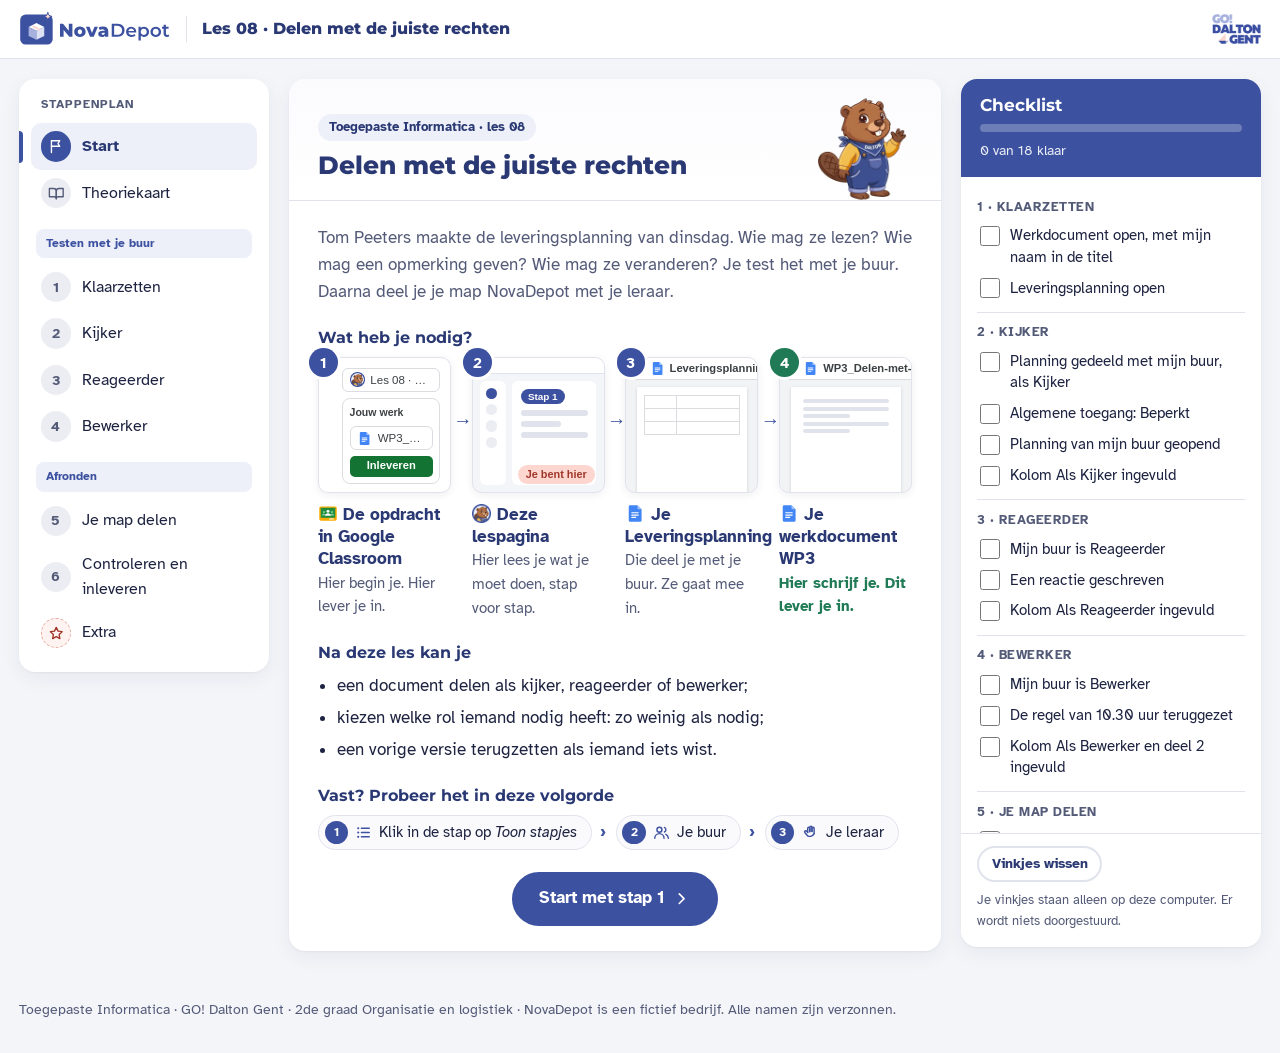
<file: index.html>
<!DOCTYPE html>
<html lang="nl-BE">
<head>
  <meta charset="UTF-8">
  <meta name="viewport" content="width=device-width, initial-scale=1">
  <title>Lespagina · Les 08 · Delen met de juiste rechten · NovaDepot</title>
  <link rel="icon" href="assets/logos/lespagina-icon.png" type="image/png">
  <link rel="stylesheet" href="css/style.css">
</head>
<body data-storage="novadepot_delen_v1_" data-modus-start="stap" data-laatste-stap="6" data-ai-hulp="uit">

<!-- Pictogrammen: eenvoudige lijntekeningen, eigen werk. Gebruik: een svg met class "ic" en daarin use met href naar het symbool. -->
<svg xmlns="http://www.w3.org/2000/svg" style="display:none">
  <symbol id="i-flag" viewBox="0 0 24 24"><path d="M5 21V4"/><path d="M5 4h12l-2.5 4 2.5 4H5"/></symbol>
  <symbol id="i-book" viewBox="0 0 24 24"><path d="M2 5h6a4 4 0 0 1 4 4v11a3 3 0 0 0-3-3H2z"/><path d="M22 5h-6a4 4 0 0 0-4 4v11a3 3 0 0 1 3-3h7z"/></symbol>
  <symbol id="i-check" viewBox="0 0 24 24"><path d="M5 12.5l4.5 4.5L19 7.5"/></symbol>
  <symbol id="i-check-circle" viewBox="0 0 24 24"><circle cx="12" cy="12" r="9"/><path d="M8 12.5l2.7 2.7L16 10"/></symbol>
  <symbol id="i-list" viewBox="0 0 24 24"><path d="M9 6h11M9 12h11M9 18h11"/><path d="M4.5 6h.01M4.5 12h.01M4.5 18h.01" stroke-width="3"/></symbol>
  <symbol id="i-bulb" viewBox="0 0 24 24"><path d="M9 18h6M10 21h4"/><path d="M12 3a6 6 0 0 0-4 10.5c.7.7 1 1.5 1 2.5h6c0-1 .3-1.8 1-2.5A6 6 0 0 0 12 3z"/></symbol>
  <symbol id="i-alert" viewBox="0 0 24 24"><path d="M12 3.5l9.5 17h-19z"/><path d="M12 10v4.5M12 17.5h.01"/></symbol>
  <symbol id="i-help" viewBox="0 0 24 24"><circle cx="12" cy="12" r="9"/><path d="M9.6 9.3a2.5 2.5 0 1 1 3.4 2.5c-.6.3-1 .8-1 1.5v.4M12 17h.01"/></symbol>
  <symbol id="i-folder" viewBox="0 0 24 24"><path d="M3 6.5A1.5 1.5 0 0 1 4.5 5H9l2 2h8.5A1.5 1.5 0 0 1 21 8.5v10a1.5 1.5 0 0 1-1.5 1.5h-15A1.5 1.5 0 0 1 3 18.5z"/></symbol>
  <symbol id="i-doc" viewBox="0 0 24 24"><path d="M6 3h8l4 4v14H6z"/><path d="M14 3v4h4M9 12h6M9 16h6"/></symbol>
  <symbol id="i-send" viewBox="0 0 24 24"><path d="M12 15V3M7 8l5-5 5 5"/><path d="M4 14v6h16v-6"/></symbol>
  <symbol id="i-users" viewBox="0 0 24 24"><circle cx="9" cy="8" r="3.5"/><path d="M2.5 20a6.5 6.5 0 0 1 13 0"/><path d="M16 4.8a3.5 3.5 0 0 1 0 6.4M18 14.5a6.5 6.5 0 0 1 3.5 5.5"/></symbol>
  <symbol id="i-chat" viewBox="0 0 24 24"><path d="M4 5h16v11H9l-5 4z"/></symbol>
  <symbol id="i-pen" viewBox="0 0 24 24"><path d="M4 20h4L19 9l-4-4L4 16z"/><path d="M13 7l4 4"/></symbol>
  <symbol id="i-clock" viewBox="0 0 24 24"><circle cx="12" cy="12" r="9"/><path d="M12 7v5l3.5 2"/></symbol>
  <symbol id="i-lock" viewBox="0 0 24 24"><rect x="5" y="10.5" width="14" height="10" rx="2"/><path d="M8 10.5V7.5a4 4 0 0 1 8 0v3"/></symbol>
  <symbol id="i-layers" viewBox="0 0 24 24"><path d="M12 3l9 5-9 5-9-5z"/><path d="M3 13l9 5 9-5"/></symbol>
  <symbol id="i-star" viewBox="0 0 24 24"><path d="M12 3.5l2.6 5.4 5.9.8-4.3 4.1 1 5.9L12 16.9l-5.2 2.8 1-5.9-4.3-4.1 5.9-.8z"/></symbol>
  <symbol id="i-link" viewBox="0 0 24 24"><path d="M10 14a4 4 0 0 0 5.7 0l3-3a4 4 0 0 0-5.7-5.7l-1 1"/><path d="M14 10a4 4 0 0 0-5.7 0l-3 3a4 4 0 0 0 5.7 5.7l1-1"/></symbol>
  <symbol id="i-spark" viewBox="0 0 24 24"><path d="M11 3l1.9 5.1L18 10l-5.1 1.9L11 17l-1.9-5.1L4 10l5.1-1.9z"/><path d="M18.5 14.5l.8 2.2 2.2.8-2.2.8-.8 2.2-.8-2.2-2.2-.8 2.2-.8z"/></symbol>
  <symbol id="i-hand" viewBox="0 0 24 24"><path d="M8 12V6a1.5 1.5 0 0 1 3 0v5"/><path d="M11 10.5V4.5a1.5 1.5 0 0 1 3 0v6"/><path d="M14 10.5V6a1.5 1.5 0 0 1 3 0v7.5"/><path d="M8 11.5l-1.5-1.5a1.6 1.6 0 0 0-2.3 2.3l3.6 4.2A6.5 6.5 0 0 0 17 13.5"/></symbol>
  <symbol id="i-left" viewBox="0 0 24 24"><path d="M15 6l-6 6 6 6"/></symbol>
  <symbol id="i-right" viewBox="0 0 24 24"><path d="M9 6l6 6-6 6"/></symbol>
</svg>

<div class="teacher-banner">Leraarweergave: de roze kaders tonen waar je een screenshot kan plaatsen. Leerlingen zien die kaders niet.</div>

<header class="topbar">
  <div class="topbar-inner">
    <a class="brand" href="index.html" title="Naar het begin van de les">
      <img src="assets/novadepot-logo.svg" alt="NovaDepot">
      <span class="brand-lesson">Les 08 · Delen met de juiste rechten</span>
    </a>
    <span class="topbar-spacer"></span>
    <img class="dalton-mark" src="assets/dalton-gent-logo.png" alt="GO! Dalton Gent">
  </div>
</header>

<div class="layout">

  <!-- ============ LINKS: de route ============ -->
  <nav class="route" aria-label="Stappenplan">
    <p class="route-title">Stappenplan</p>
    <button class="nav-btn" type="button" data-step="start"><span class="nav-num"><svg class="ic" aria-hidden="true"><use href="#i-flag"/></svg></span><span class="nav-lbl">Start</span></button>
    <button class="nav-btn" type="button" data-step="theorie"><span class="nav-num"><svg class="ic" aria-hidden="true"><use href="#i-book"/></svg></span><span class="nav-lbl">Theoriekaart</span></button>

    <p class="route-group">Testen met je buur</p>
    <button class="nav-btn" type="button" data-step="1"><span class="nav-num"><span class="nav-n">1</span><svg class="ic nav-check" aria-hidden="true"><use href="#i-check"/></svg></span><span class="nav-lbl">Klaarzetten</span></button>
    <button class="nav-btn" type="button" data-step="2"><span class="nav-num"><span class="nav-n">2</span><svg class="ic nav-check" aria-hidden="true"><use href="#i-check"/></svg></span><span class="nav-lbl">Kijker</span></button>
    <button class="nav-btn" type="button" data-step="3"><span class="nav-num"><span class="nav-n">3</span><svg class="ic nav-check" aria-hidden="true"><use href="#i-check"/></svg></span><span class="nav-lbl">Reageerder</span></button>
    <button class="nav-btn" type="button" data-step="4"><span class="nav-num"><span class="nav-n">4</span><svg class="ic nav-check" aria-hidden="true"><use href="#i-check"/></svg></span><span class="nav-lbl">Bewerker</span></button>

    <p class="route-group">Afronden</p>
    <button class="nav-btn" type="button" data-step="5"><span class="nav-num"><span class="nav-n">5</span><svg class="ic nav-check" aria-hidden="true"><use href="#i-check"/></svg></span><span class="nav-lbl">Je map delen</span></button>
    <button class="nav-btn" type="button" data-step="6"><span class="nav-num"><span class="nav-n">6</span><svg class="ic nav-check" aria-hidden="true"><use href="#i-check"/></svg></span><span class="nav-lbl">Controleren en inleveren</span></button>
    <button class="nav-btn extra" type="button" data-step="extra"><span class="nav-num"><svg class="ic" aria-hidden="true"><use href="#i-star"/></svg></span><span class="nav-lbl">Extra</span></button>
  </nav>

  <!-- ============ MIDDEN: één stap tegelijk ============ -->
  <main id="main">

    <!-- ===== START ===== -->
    <section class="pane" id="pane-start" aria-labelledby="h-start">
      <article class="card">
        <header class="card-head met-mascotte">
          <div>
            <div class="tags"><span class="tag tag-where">Toegepaste Informatica · les 08</span></div>
            <h1 id="h-start">Delen met de juiste rechten</h1>
          </div>
          <img class="mascotte-kop" src="assets/mascotte/dalton_welkom.webp" alt="" width="120" height="120">
        </header>
        <div class="card-body">
          <p class="intro">Tom Peeters maakte de leveringsplanning van dinsdag. Wie mag ze lezen? Wie mag een opmerking geven? Wie mag ze veranderen? Je test het met je buur. Daarna deel je je map NovaDepot met je leraar.</p>

          <h2 class="sec">Wat heb je nodig?</h2>
          <ol class="nodig vier">
            <li class="nodig-item">
              <div class="mock mock-opdracht" aria-hidden="true">
                <div class="mo-midden">
                  <div class="mo-titel"><img class="logo" src="assets/logos/classroom.svg" alt="">Werkplek 3 — Delen met de juiste rechten</div>
                  <div class="mo-chip"><img class="logo" src="assets/logos/lespagina.webp" alt=""><span>Les 08 · Delen met de juiste rechten</span></div>
                  <div class="mo-chip ai-hulp"><svg class="ic"><use href="#i-spark"/></svg><span>AI-hulp</span></div>
                </div>
                <div class="mo-werk">
                  <div class="mo-werk-kop">Jouw werk</div>
                  <div class="mo-chip"><img class="logo" src="assets/logos/docs.svg" alt=""><span>WP3_Delen-met-de-juiste-rechten</span></div>
                  <div class="mo-knop">Inleveren</div>
                </div>
              </div>
              <p class="nodig-naam"><img class="logo" src="assets/logos/classroom.svg" alt="">De opdracht in Google Classroom</p>
              <p class="nodig-uitleg">Hier begin je. Hier lever je in.</p>
            </li>
            <li class="nodig-item">
              <div class="mock mock-lespagina" aria-hidden="true">
                <div class="ml-balk"></div>
                <div class="ml-midden">
                  <div class="ml-route"><span></span><span></span><span></span><span></span></div>
                  <div class="ml-stap"><span class="ml-tag">Stap 1</span><span class="ml-lijn"></span><span class="ml-lijn kort"></span><span class="ml-lijn"></span></div>
                </div>
                <div class="ml-hier">Je bent hier</div>
              </div>
              <p class="nodig-naam"><img class="logo" src="assets/logos/lespagina.webp" alt="">Deze lespagina</p>
              <p class="nodig-uitleg">Hier lees je wat je moet doen, stap voor stap.</p>
            </li>
            <li class="nodig-item">
              <div class="mock mock-werkdocument" aria-hidden="true">
                <div class="mw-balk"><img class="logo" src="assets/logos/docs.svg" alt="">Leveringsplanning</div>
                <div class="mw-blad"><div class="mw-rijen"><span></span><span></span><span></span><span></span><span></span><span></span></div></div>
              </div>
              <p class="nodig-naam"><img class="logo" src="assets/logos/docs.svg" alt="">Je Leveringsplanning</p>
              <p class="nodig-uitleg">Die deel je met je buur. Ze gaat mee in.</p>
            </li>
            <li class="nodig-item inleveren">
              <div class="mock mock-werkdocument" aria-hidden="true">
                <div class="mw-balk"><img class="logo" src="assets/logos/docs.svg" alt="">WP3_Delen-met-de-juiste-rechten</div>
                <div class="mw-blad"><div class="mw-tekst"><span></span><span></span><span class="kort"></span><span></span><span class="kort"></span></div></div>
              </div>
              <p class="nodig-naam"><img class="logo" src="assets/logos/docs.svg" alt="">Je werkdocument WP3</p>
              <p class="nodig-uitleg">Hier schrijf je. Dit lever je in.</p>
            </li>
          </ol>

          <h2 class="sec">Na deze les kan je</h2>
          <ul class="doelen">
            <li>een document delen als kijker, reageerder of bewerker;</li>
            <li>kiezen welke rol iemand nodig heeft: zo weinig als nodig;</li>
            <li>een vorige versie terugzetten als iemand iets wist.</li>
          </ul>

          <h2 class="sec">Vast? Probeer het in deze volgorde</h2>
          <ol class="vast">
            <li><svg class="ic" aria-hidden="true"><use href="#i-list"/></svg><span>Klik in de stap op <em>Toon stapjes</em></span></li>
            <li><svg class="ic" aria-hidden="true"><use href="#i-users"/></svg><span>Je buur</span></li>
            <li class="ai-hulp"><svg class="ic" aria-hidden="true"><use href="#i-spark"/></svg><span>AI-hulp in de opdracht</span></li>
            <li><svg class="ic" aria-hidden="true"><use href="#i-hand"/></svg><span>Je leraar</span></li>
          </ol>

          <p class="start-cta"><button class="btn btn-primary" type="button" data-goto="1">Start met stap 1 <svg class="ic" aria-hidden="true"><use href="#i-right"/></svg></button></p>
        </div>
      </article>
    </section>

    <!-- ===== THEORIEKAART ===== -->
    <section class="pane" id="pane-theorie" aria-labelledby="h-theorie">
      <article class="card">
        <header class="card-head">
          <div class="tags"><span class="tag tag-where">Spiekbriefje</span></div>
          <h2 id="h-theorie">Theoriekaart</h2>
        </header>
        <div class="card-body">
          <p class="intro">Alles op één plek. Kom hier terug als je iets niet meer weet.</p>

          <div class="t-grid">
            <section class="t-card">
              <h3><svg class="ic" aria-hidden="true"><use href="#i-layers"/></svg>Zo werkt elke les</h3>
              <ul>
                <li>Je start in Classroom, bij de opdracht van vandaag.</li>
                <li>In de opdracht staan de lespagina, je werkdocument en je planning.</li>
                <li>Klaar? Klik in de opdracht op <span class="ui">Inleveren</span>.</li>
              </ul>
            </section>

            <section class="t-card">
              <h3><svg class="ic" aria-hidden="true"><use href="#i-check-circle"/></svg>Zo weinig als nodig</h3>
              <p>Geef iemand de <strong>kleinste rol</strong> die volstaat. Moet iemand alleen lezen? Dan is het <strong>Kijker</strong>.</p>
              <p>Een bewerker kan alles veranderen, en het document ook met anderen delen.</p>
            </section>

            <section class="t-card ai-hulp">
              <h3><svg class="ic" aria-hidden="true"><use href="#i-spark"/></svg>Slim met de AI-hulp</h3>
              <ol class="t-delen">
                <li>Typ geen namen of persoonlijke gegevens.</li>
                <li>De AI-hulp kent alleen deze les.</li>
                <li>Controleer het antwoord: klik op het nummertje, of kijk in de stap.</li>
              </ol>
            </section>
            <section class="t-card wide">
              <h3><svg class="ic" aria-hidden="true"><use href="#i-users"/></svg>Drie rollen</h3>
              <table class="t-rows">
                <tr><th>Kijker</th><td>mag <strong>lezen</strong>. Niets veranderen, geen reactie.</td></tr>
                <tr><th>Reageerder</th><td>mag lezen en een <strong>reactie</strong> schrijven. Wat een reageerder typt, wordt een voorstel (suggestie).</td></tr>
                <tr><th>Bewerker</th><td>mag lezen, reageren en <strong>zelf veranderen</strong>, ook wissen.</td></tr>
                <tr><th>Eigenaar</th><td>jij, voor je eigen planning. Jij kiest wie welke rol krijgt.</td></tr>
              </table>
            </section>

            <section class="t-card">
              <h3><svg class="ic" aria-hidden="true"><use href="#i-send"/></svg>Delen</h3>
              <ul>
                <li>In het document: rechtsboven <span class="ui">Delen</span>.</li>
                <li>Een map in Drive: rechtermuisknop › <span class="ui">Delen</span> › <span class="ui">Delen</span>.</li>
                <li>Typ een naam, kies de rol, klik op <span class="ui">Verzenden</span>.</li>
              </ul>
            </section>

            <section class="t-card">
              <h3><svg class="ic" aria-hidden="true"><use href="#i-lock"/></svg>Algemene toegang</h3>
              <ul>
                <li><span class="ui">Beperkt</span>: alleen wie jij toevoegt, kan het openen. Kies dit.</li>
                <li><span class="ui">Iedereen met de link</span>: wie de link heeft, ook buiten de school.</li>
              </ul>
            </section>

            <section class="t-card">
              <h3><svg class="ic" aria-hidden="true"><use href="#i-pen"/></svg>Een rol veranderen of stoppen</h3>
              <ul>
                <li><span class="ui">Delen</span> › rechts van de naam de rol, met een pijl.</li>
                <li>Kies een andere rol, of <span class="ui">Toegang verwijderen</span>.</li>
                <li>Klik op <span class="ui">Opslaan</span>.</li>
              </ul>
            </section>

            <section class="t-card">
              <h3><svg class="ic" aria-hidden="true"><use href="#i-chat"/></svg>Een reactie</h3>
              <ul>
                <li>Selecteer de tekst.</li>
                <li>Klik op <span class="ui">Reactie toevoegen</span>: in de werkbalk, of naast de tekst.</li>
                <li>Typ je reactie en klik op <span class="ui">Invoegen</span>.</li>
              </ul>
            </section>

            <section class="t-card">
              <h3><svg class="ic" aria-hidden="true"><use href="#i-clock"/></svg>Een vorige versie</h3>
              <ul>
                <li>Rechtsboven het klokje (<em>Laatste bewerking</em>).</li>
                <li>Kies rechts een eerdere versie.</li>
                <li><span class="ui">Deze versie herstellen</span> › <span class="ui">Herstellen</span>.</li>
              </ul>
            </section>

            <section class="t-card wide">
              <h3><svg class="ic" aria-hidden="true"><use href="#i-chat"/></svg>Woorden</h3>
              <table class="t-rows">
                <tr><th>delen</th><td>iemand anders toegang geven tot jouw document of map</td></tr>
                <tr><th>rol</th><td>wat iemand mag doen: kijken, reageren of bewerken</td></tr>
                <tr><th>reactie</th><td>een opmerking naast de tekst; de tekst zelf verandert niet</td></tr>
                <tr><th>versie</th><td>hoe het document er op een bepaald moment uitzag</td></tr>
                <tr><th>versiegeschiedenis</th><td>de lijst met alle vorige versies</td></tr>
              </table>
            </section>

            <section class="t-card wide warn">
              <h3><svg class="ic" aria-hidden="true"><use href="#i-alert"/></svg>Veelgemaakte fouten</h3>
              <ul>
                <li>Bij <em>Algemene toegang</em> <span class="ui">Iedereen met de link</span> gekozen.</li>
                <li>Iedereen <span class="ui">Bewerker</span> gemaakt, ook wie alleen moet lezen.</li>
                <li>Vergeten de toegang van je buur te verwijderen.</li>
                <li>Een voorstel (suggestie) gezien als een echte verandering.</li>
              </ul>
            </section>
          </div>
        </div>
      </article>
    </section>

    <!-- ===== STAP 1 ===== -->
    <section class="pane" id="pane-1" aria-labelledby="h-1">
      <article class="card">
        <header class="card-head">
          <div class="tags"><span class="tag tag-step">Stap 1</span><span class="tag tag-where"><img class="logo" src="assets/logos/docs.svg" alt=""> Werkdocument</span><span class="tag tag-where"><img class="logo" src="assets/logos/docs.svg" alt=""> Leveringsplanning</span></div>
          <h2 id="h-1">Klaarzetten</h2>
        </header>
        <div class="card-body">
          <p class="intro">Je opent je werkdocument en je Leveringsplanning. Vandaag test je samen met je buur.</p>
          <div class="todo-box">
            <div class="todo-head"><h3><svg class="ic" aria-hidden="true"><use href="#i-list"/></svg> Wat moet je doen?</h3><div class="modus" role="group" aria-label="Hoe wil je de uitleg?"><button type="button" class="modus-btn" data-modus="stap" aria-pressed="true">Stap voor stap</button><button type="button" class="modus-btn" data-modus="kort" aria-pressed="false">Kort</button></div></div>
            <ol class="doe">
              <li><details class="stapjes" open><summary><span class="doe-tekst">Open je werkdocument <strong>WP3_Delen-met-de-juiste-rechten</strong>.</span><span class="stapjes-knop" aria-hidden="true"></span></summary>
                <ol class="klein">
                  <li><p>Kijk in je opdracht in <strong class="met-logo"><img class="logo" src="assets/logos/classroom.svg" alt="">Google Classroom</strong> rechts, bij <strong>Jouw werk</strong>.</p><div class="mock mock-opdracht mini-mock" role="img" aria-label="Tekening van de opdracht in Google Classroom. Rechts het vak Jouw werk, in een rood kader."><div class="mo-midden"><div class="mo-titel"><img class="logo" src="assets/logos/classroom.svg" alt="">Werkplek 3 — Delen met de juiste rechten</div><div class="mo-chip"><img class="logo" src="assets/logos/lespagina.webp" alt=""><span>Lespagina · Les 08</span></div></div><div class="mo-werk wijs"><div class="mo-werk-kop">Jouw werk</div><div class="mo-chip"><img class="logo" src="assets/logos/docs.svg" alt=""><span>WP3_Delen-met-de-juiste-rechten</span></div><div class="mo-chip"><img class="logo" src="assets/logos/docs.svg" alt=""><span>Leveringsplanning</span></div><div class="mo-knop">Inleveren</div></div></div></li>
                  <li><p>Klik op <strong>WP3_Delen-met-de-juiste-rechten</strong>. Jouw naam staat in de titel.</p><div class="mock mock-opdracht mini-mock" role="img" aria-label="Tekening van de opdracht. Bij Jouw werk staat het werkdocument WP3 in een rood kader."><div class="mo-midden"><div class="mo-titel"><img class="logo" src="assets/logos/classroom.svg" alt="">Werkplek 3 — Delen met de juiste rechten</div><div class="mo-chip"><img class="logo" src="assets/logos/lespagina.webp" alt=""><span>Lespagina · Les 08</span></div></div><div class="mo-werk"><div class="mo-werk-kop">Jouw werk</div><div class="mo-chip wijs"><img class="logo" src="assets/logos/docs.svg" alt=""><span>WP3_Delen-met-de-juiste-rechten</span></div><div class="mo-chip"><img class="logo" src="assets/logos/docs.svg" alt=""><span>Leveringsplanning</span></div><div class="mo-knop">Inleveren</div></div></div></li>
                  <li><p>Je werkdocument opent in een nieuw tabblad. Klik bovenaan op een tabblad om te wisselen.</p><div class="teken-tabs" role="img" aria-label="Tekening van de tabbladen bovenaan in Chrome: Google Classroom, Lespagina · Les 08 en WP3. WP3 staat in een rood kader."><span class="tt-tab"><img class="logo" src="assets/logos/classroom.svg" alt="">Google Classroom</span><span class="tt-tab"><img class="logo" src="assets/logos/lespagina.webp" alt="">Lespagina · Les 08</span><span class="tt-tab actief wijs"><img class="logo" src="assets/logos/docs.svg" alt="">WP3_Delen-met-de-juiste-rechten</span></div></li>
                </ol>
              </details></li>
              <li><details class="stapjes" open><summary><span class="doe-tekst">Open ook je <strong>Leveringsplanning</strong>.</span><span class="stapjes-knop" aria-hidden="true"></span></summary>
                <ol class="klein">
                  <li><p>Klik in je opdracht bij <strong>Jouw werk</strong> op <strong>Leveringsplanning</strong>.<span class="sub">In de titel staat jouw naam: het is jouw eigen planning. Er staan vier regels in. Verander nog niets.</span></p><div class="mock mock-opdracht mini-mock" role="img" aria-label="Tekening van de opdracht. Bij Jouw werk staat Leveringsplanning in een rood kader."><div class="mo-midden"><div class="mo-titel"><img class="logo" src="assets/logos/classroom.svg" alt="">Werkplek 3 — Delen met de juiste rechten</div><div class="mo-chip"><img class="logo" src="assets/logos/lespagina.webp" alt=""><span>Lespagina · Les 08</span></div></div><div class="mo-werk"><div class="mo-werk-kop">Jouw werk</div><div class="mo-chip"><img class="logo" src="assets/logos/docs.svg" alt=""><span>WP3_Delen-met-de-juiste-rechten</span></div><div class="mo-chip wijs"><img class="logo" src="assets/logos/docs.svg" alt=""><span>Leveringsplanning</span></div><div class="mo-knop">Inleveren</div></div></div></li>
                </ol>
              </details></li>
              <li><span class="doe-tekst">Spreek af met je buur: jullie testen samen. Elk deelt de eigen planning met de ander.</span><span class="sub">Met een oneven aantal? Werk dan met drie. Je deelt je planning met twee mensen.</span></li>
            </ol>
          </div>
          <div class="tip"><svg class="ic" aria-hidden="true"><use href="#i-bulb"/></svg><p><strong>Zie je je Leveringsplanning niet?</strong> Kijk in je opdracht rechts, bij <em>Jouw werk</em>: ze staat onder je werkdocument.</p></div>
        </div>
        <footer class="card-nav">
          <button class="btn" type="button" data-goto="start"><svg class="ic" aria-hidden="true"><use href="#i-left"/></svg> Start</button>
          <button class="btn btn-primary" type="button" data-goto="2">Stap 2 <svg class="ic" aria-hidden="true"><use href="#i-right"/></svg></button>
        </footer>
      </article>
    </section>

    <!-- ===== STAP 2 ===== -->
    <section class="pane" id="pane-2" aria-labelledby="h-2">
      <article class="card">
        <header class="card-head">
          <div class="tags"><span class="tag tag-step">Stap 2</span><span class="tag tag-where"><svg class="ic" aria-hidden="true"><use href="#i-users"/></svg> Met je buur</span><span class="tag tag-where"><img class="logo" src="assets/logos/docs.svg" alt=""> Werkdocument, deel 1</span></div>
          <h2 id="h-2">Kijker</h2>
        </header>
        <div class="card-body">
          <p class="intro">Een kijker mag lezen. Je deelt je planning met je buur, als kijker. Je buur doet hetzelfde met de zijne.</p>
          <div class="todo-box">
            <div class="todo-head"><h3><svg class="ic" aria-hidden="true"><use href="#i-list"/></svg> Wat moet je doen?</h3><div class="modus" role="group" aria-label="Hoe wil je de uitleg?"><button type="button" class="modus-btn" data-modus="stap" aria-pressed="true">Stap voor stap</button><button type="button" class="modus-btn" data-modus="kort" aria-pressed="false">Kort</button></div></div>
            <ol class="doe">
              <li><details class="stapjes" open><summary><span class="doe-tekst">Deel je planning met je buur, als <span class="ui">Kijker</span>.</span><span class="stapjes-knop" aria-hidden="true"></span></summary>
                <ol class="klein">
                  <li><p>Klik in je planning rechtsboven op <span class="ui">Delen</span>.</p><div class="teken-delen" role="img" aria-label="Tekening: de knop Delen rechtsboven in je document, in een rood kader."><span class="t-ico"></span><span class="t-ico rond"></span><span class="t-delen"><svg class="ic" aria-hidden="true"><use href="#i-lock"/></svg> Delen</span></div></li>
                  <li><p>Typ de naam van je buur. Klik in de lijst op de juiste naam.<span class="sub">Zie je de naam niet? Typ het hele schoolmailadres van je buur.</span></p><img class="mini" src="assets/stapjes/naam-typen.png" alt="Het veld met de naam van je buur, in een rood kader." loading="lazy"></li>
                  <li><p>Kies rechts <span class="ui">Kijker</span>.</p><img class="mini" src="assets/stapjes/kijker-kiezen.png" alt="De keuze Kijker rechts van de naam, in een rood kader." loading="lazy"></li>
                  <li><p>Klik op <span class="ui">Verzenden</span>.</p><img class="mini" src="assets/stapjes/verzenden.png" alt="De blauwe knop Verzenden, in een rood kader." loading="lazy"></li>
                </ol>
              </details></li>
              <li><details class="stapjes" open><summary><span class="doe-tekst">Kijk na: staat <em>Algemene toegang</em> op <span class="ui">Beperkt</span>?</span><span class="stapjes-knop" aria-hidden="true"></span></summary>
                <ol class="klein">
                  <li><p>Klik opnieuw op <span class="ui">Delen</span>.</p><div class="teken-delen" role="img" aria-label="Tekening: de knop Delen rechtsboven in je document, in een rood kader."><span class="t-ico"></span><span class="t-ico rond"></span><span class="t-delen"><svg class="ic" aria-hidden="true"><use href="#i-lock"/></svg> Delen</span></div></li>
                  <li><p>Kijk onder <em>Algemene toegang</em>. Staat er <span class="ui">Beperkt</span>?</p><img class="mini" src="assets/stapjes/beperkt.png" alt="Algemene toegang staat op Beperkt, in een rood kader." loading="lazy"></li>
                  <li><p>Klik op <span class="ui">Klaar</span>.</p><img class="mini" src="assets/stapjes/klaar.png" alt="De blauwe knop Klaar, in een rood kader." loading="lazy"></li>
                </ol>
              </details></li>
              <li><details class="stapjes" open><summary><span class="doe-tekst">Open de planning van je buur.</span><span class="stapjes-knop" aria-hidden="true"></span></summary>
                <ol class="klein">
                  <li><p>Open <a href="https://drive.google.com" target="_blank" rel="noopener">drive.google.com</a> in een nieuw tabblad.</p><div class="teken-tabs" role="img" aria-label="Tekening van de tabbladen bovenaan in Chrome. Het nieuwe tabblad Mijn Drive staat in een rood kader."><span class="tt-tab"><img class="logo" src="assets/logos/lespagina.webp" alt="">Lespagina · Les 08</span><span class="tt-tab"><img class="logo" src="assets/logos/docs.svg" alt="">Leveringsplanning</span><span class="tt-tab actief wijs"><img class="logo" src="assets/logos/drive.svg" alt="">Mijn Drive</span></div></li>
                  <li><p>Klik links op <span class="ui">Gedeeld met mij</span>.<span class="sub">Staat de planning er niet? Je kreeg ook een e-mail met een link naar de planning.</span></p><div class="teken-ui kolom" role="img" aria-label="Tekening van de lijst links in Drive. Gedeeld met mij staat in een rood kader."><span class="t-rij">Mijn Drive</span><span class="t-rij">Computers</span><span class="t-rij wijs">Gedeeld met mij</span><span class="t-rij">Recent</span></div></li>
                  <li><p>Dubbelklik op de planning van je buur.</p><div class="teken-ui kolom" role="img" aria-label="Tekening van de lijst Gedeeld met mij. De Leveringsplanning van je buur staat in een rood kader."><span class="t-kop">Gedeeld met mij</span><span class="t-rij wijs"><img class="logo" src="assets/logos/docs.svg" alt=""> naam van je buur - Leveringsplanning</span></div></li>
                </ol>
              </details></li>
              <li><span class="doe-tekst">Probeer een reactie te geven en een regel te veranderen. Lukt het?</span></li>
              <li><span class="doe-tekst">Vul in <strong>deel 1</strong> de kolom <em>Als Kijker</em> in.</span></li>
            </ol>
          </div>
          <div class="tip warn"><svg class="ic" aria-hidden="true"><use href="#i-alert"/></svg><p><strong>Staat er <em>Iedereen met de link</em>?</strong> Klik erop en kies <span class="ui">Beperkt</span>. Anders kan iedereen met de link je planning openen, ook buiten de school.</p></div>
        </div>
        <footer class="card-nav">
          <button class="btn" type="button" data-goto="1"><svg class="ic" aria-hidden="true"><use href="#i-left"/></svg> Stap 1</button>
          <button class="btn btn-primary" type="button" data-goto="3">Stap 3 <svg class="ic" aria-hidden="true"><use href="#i-right"/></svg></button>
        </footer>
      </article>
    </section>

    <!-- ===== STAP 3 ===== -->
    <section class="pane" id="pane-3" aria-labelledby="h-3">
      <article class="card">
        <header class="card-head">
          <div class="tags"><span class="tag tag-step">Stap 3</span><span class="tag tag-where"><svg class="ic" aria-hidden="true"><use href="#i-users"/></svg> Met je buur</span><span class="tag tag-where"><img class="logo" src="assets/logos/docs.svg" alt=""> Werkdocument, deel 1</span></div>
          <h2 id="h-3">Reageerder</h2>
        </header>
        <div class="card-body">
          <p class="intro">Een reageerder mag lezen en een reactie schrijven. Je maakt je buur reageerder. Je buur doet hetzelfde met jou.</p>
          <div class="todo-box">
            <div class="todo-head"><h3><svg class="ic" aria-hidden="true"><use href="#i-list"/></svg> Wat moet je doen?</h3><div class="modus" role="group" aria-label="Hoe wil je de uitleg?"><button type="button" class="modus-btn" data-modus="stap" aria-pressed="true">Stap voor stap</button><button type="button" class="modus-btn" data-modus="kort" aria-pressed="false">Kort</button></div></div>
            <ol class="doe">
              <li><details class="stapjes" open><summary><span class="doe-tekst">Maak je buur <span class="ui">Reageerder</span>.</span><span class="stapjes-knop" aria-hidden="true"></span></summary>
                <ol class="klein">
                  <li><p>Klik in je planning rechtsboven op <span class="ui">Delen</span>.</p><div class="teken-delen" role="img" aria-label="Tekening: de knop Delen rechtsboven in je document, in een rood kader."><span class="t-ico"></span><span class="t-ico rond"></span><span class="t-delen"><svg class="ic" aria-hidden="true"><use href="#i-lock"/></svg> Delen</span></div></li>
                  <li><p>Zoek je buur onder <em>Personen met toegang</em>. Klik rechts op <span class="ui">Kijker</span>.</p><div class="teken-ui kolom" role="img" aria-label="Tekening: Personen met toegang. Naast de naam van je buur staat Kijker in een rood kader."><span class="t-kop">Personen met toegang</span><span class="t-rij tussen">jij (eigenaar) <span class="t-grijs">Eigenaar</span></span><span class="t-rij tussen">naam van je buur <span class="t-rol wijs">Kijker &#9662;</span></span></div></li>
                  <li><p>Kies <span class="ui">Reageerder</span>.</p><img class="mini" src="assets/stapjes/rollen.png" alt="De keuzelijst met Kijker, Reageerder en Bewerker, in een rood kader." loading="lazy"></li>
                  <li><p>Klik op <span class="ui">Opslaan</span>.<span class="sub">Zie je <span class="ui">Klaar</span>? Klik dan op <span class="ui">Klaar</span>.</span></p><div class="teken-ui" role="img" aria-label="Tekening: onderaan het venster de knop Opslaan, in een rood kader."><span class="t-knop tekst">Annuleren</span><span class="t-knop blauw wijs">Opslaan</span></div></li>
                </ol>
              </details></li>
              <li><details class="stapjes" open><summary><span class="doe-tekst">Schrijf een vraag in de planning van je buur.</span><span class="stapjes-knop" aria-hidden="true"></span></summary>
                <ol class="klein">
                  <li><p>Open de planning van je buur. Ze staat in Drive bij <span class="ui">Gedeeld met mij</span>.</p><div class="teken-ui kolom" role="img" aria-label="Tekening van de lijst Gedeeld met mij. De Leveringsplanning van je buur staat in een rood kader."><span class="t-kop">Gedeeld met mij</span><span class="t-rij wijs"><img class="logo" src="assets/logos/docs.svg" alt=""> naam van je buur - Leveringsplanning</span></div></li>
                  <li><p>Selecteer de regel van 10.30 uur.</p><img class="mini" src="assets/stapjes/regel-selecteren.png" alt="De regel van 10.30 uur is blauw geselecteerd." loading="lazy"></li>
                  <li><p>Klik op <span class="ui">Reactie toevoegen</span>.<span class="sub">Je vindt het knopje ook rechts naast de regel.</span></p><img class="mini" src="assets/stapjes/reactie-knop.png" alt="Het knopje Reactie toevoegen in de werkbalk, in een rood kader." loading="lazy"></li>
                  <li><p>Typ een vraag, bijvoorbeeld: <em>Kan dit om 11 uur?</em></p><div class="teken-ui kolom" role="img" aria-label="Tekening: het vak voor een reactie, met de vraag Kan dit om 11 uur? erin."><span class="t-veld wijs">Kan dit om 11 uur?</span></div></li>
                  <li><p>Klik op <span class="ui">Invoegen</span>.</p><div class="teken-ui" role="img" aria-label="Tekening: onder de reactie de knop Invoegen, in een rood kader."><span class="t-knop tekst">Annuleren</span><span class="t-knop blauw wijs">Invoegen</span></div></li>
                </ol>
              </details></li>
              <li><span class="doe-tekst">Probeer ook een regel te veranderen. Wat gebeurt er?</span></li>
              <li><span class="doe-tekst">Vul in <strong>deel 1</strong> de kolom <em>Als Reageerder</em> in.</span></li>
            </ol>
          </div>
          <div class="tip"><svg class="ic" aria-hidden="true"><use href="#i-bulb"/></svg><p><strong>Zie je gekleurde tekst, met een vakje rechts?</strong> Dat is een voorstel van een reageerder. De tekst zelf verandert niet.</p></div>
        </div>
        <footer class="card-nav">
          <button class="btn" type="button" data-goto="2"><svg class="ic" aria-hidden="true"><use href="#i-left"/></svg> Stap 2</button>
          <button class="btn btn-primary" type="button" data-goto="4">Stap 4 <svg class="ic" aria-hidden="true"><use href="#i-right"/></svg></button>
        </footer>
      </article>
    </section>

    <!-- ===== STAP 4 ===== -->
    <section class="pane" id="pane-4" aria-labelledby="h-4">
      <article class="card">
        <header class="card-head">
          <div class="tags"><span class="tag tag-step">Stap 4</span><span class="tag tag-where"><svg class="ic" aria-hidden="true"><use href="#i-users"/></svg> Met je buur</span><span class="tag tag-where"><img class="logo" src="assets/logos/docs.svg" alt=""> Werkdocument, deel 1 en 2</span></div>
          <h2 id="h-4">Bewerker: een regel kwijt</h2>
        </header>
        <div class="card-body">
          <p class="intro">Een bewerker mag alles veranderen, ook wissen. Jullie testen het. Daarna zet je je eigen planning terug.</p>
          <div class="todo-box">
            <div class="todo-head"><h3><svg class="ic" aria-hidden="true"><use href="#i-list"/></svg> Wat moet je doen?</h3><div class="modus" role="group" aria-label="Hoe wil je de uitleg?"><button type="button" class="modus-btn" data-modus="stap" aria-pressed="true">Stap voor stap</button><button type="button" class="modus-btn" data-modus="kort" aria-pressed="false">Kort</button></div></div>
            <ol class="doe">
              <li><details class="stapjes" open><summary><span class="doe-tekst">Maak je buur <span class="ui">Bewerker</span>.</span><span class="stapjes-knop" aria-hidden="true"></span></summary>
                <ol class="klein">
                  <li><p>Klik in je planning rechtsboven op <span class="ui">Delen</span>.</p><div class="teken-delen" role="img" aria-label="Tekening: de knop Delen rechtsboven in je document, in een rood kader."><span class="t-ico"></span><span class="t-ico rond"></span><span class="t-delen"><svg class="ic" aria-hidden="true"><use href="#i-lock"/></svg> Delen</span></div></li>
                  <li><p>Klik rechts van je buur op <span class="ui">Reageerder</span>.</p><div class="teken-ui kolom" role="img" aria-label="Tekening: Personen met toegang. Naast de naam van je buur staat Reageerder in een rood kader."><span class="t-kop">Personen met toegang</span><span class="t-rij tussen">jij (eigenaar) <span class="t-grijs">Eigenaar</span></span><span class="t-rij tussen">naam van je buur <span class="t-rol wijs">Reageerder &#9662;</span></span></div></li>
                  <li><p>Kies <span class="ui">Bewerker</span>.</p><img class="mini" src="assets/stapjes/rollen.png" alt="De keuzelijst met Kijker, Reageerder en Bewerker. Bewerker heeft een vinkje." loading="lazy"></li>
                  <li><p>Klik op <span class="ui">Opslaan</span>.</p><div class="teken-ui" role="img" aria-label="Tekening: onderaan het venster de knop Opslaan, in een rood kader."><span class="t-knop tekst">Annuleren</span><span class="t-knop blauw wijs">Opslaan</span></div></li>
                </ol>
              </details></li>
              <li><details class="stapjes" open><summary><span class="doe-tekst">Wis de regel van 10.30 uur in de planning van je buur.</span><span class="stapjes-knop" aria-hidden="true"></span></summary>
                <ol class="klein">
                  <li><p>Open de planning van je buur.</p><div class="teken-ui kolom" role="img" aria-label="Tekening van de lijst Gedeeld met mij. De Leveringsplanning van je buur staat in een rood kader."><span class="t-kop">Gedeeld met mij</span><span class="t-rij wijs"><img class="logo" src="assets/logos/docs.svg" alt=""> naam van je buur - Leveringsplanning</span></div></li>
                  <li><p>Selecteer de regel van 10.30 uur.</p><img class="mini" src="assets/stapjes/regel-selecteren.png" alt="De regel van 10.30 uur is blauw geselecteerd." loading="lazy"></li>
                  <li><p>Druk op <span class="key">Delete</span>.<span class="sub">Dat mag alleen in deze test. Je buur zet de regel zo terug.</span></p><div class="teken-ui" role="img" aria-label="Tekening: de toets Delete, in een rood kader."><span class="key wijs">Delete</span></div></li>
                </ol>
              </details></li>
              <li><span class="doe-tekst">Ga naar je eigen planning. Is de regel van 10.30 uur weg?</span></li>
              <li><details class="stapjes" open><summary><span class="doe-tekst">Zet je planning terug.</span><span class="stapjes-knop" aria-hidden="true"></span></summary>
                <ol class="klein">
                  <li><p>Klik rechtsboven op het <strong>klokje</strong>.</p><img class="mini" src="assets/stapjes/klokje.png" alt="Rechtsboven in het document: het klokje, in een rood kader." loading="lazy"></li>
                  <li><p>Kies rechts een eerdere versie. Daarin staat de regel van 10.30 uur nog.<span class="sub">Klik op een versie: in het midden zie je hoe de planning er toen uitzag.</span></p><img class="mini" src="assets/stapjes/versie-kiezen.png" alt="De versiegeschiedenis. Een eerdere versie staat in een rood kader." loading="lazy"></li>
                  <li><p>Klik op <span class="ui">Deze versie herstellen</span>.</p><img class="mini" src="assets/stapjes/deze-versie-herstellen.png" alt="De blauwe knop Deze versie herstellen, in een rood kader." loading="lazy"></li>
                  <li><p>Klik op <span class="ui">Herstellen</span>.</p><img class="mini" src="assets/stapjes/herstellen.png" alt="Het venster Deze versie herstellen? met de knop Herstellen in een rood kader." loading="lazy"></li>
                </ol>
              </details></li>
              <li><span class="doe-tekst">Vul de kolom <em>Als Bewerker</em> en <strong>deel 2</strong> in.</span></li>
            </ol>
          </div>
          <div class="tip"><svg class="ic" aria-hidden="true"><use href="#i-bulb"/></svg><p><strong>Is de regel nog niet terug?</strong> Dan koos je de huidige versie. Klik op de versie eronder.</p></div>
        </div>
        <footer class="card-nav">
          <button class="btn" type="button" data-goto="3"><svg class="ic" aria-hidden="true"><use href="#i-left"/></svg> Stap 3</button>
          <button class="btn btn-primary" type="button" data-goto="5">Stap 5 <svg class="ic" aria-hidden="true"><use href="#i-right"/></svg></button>
        </footer>
      </article>
    </section>

    <!-- ===== STAP 5 ===== -->
    <section class="pane" id="pane-5" aria-labelledby="h-5">
      <article class="card">
        <header class="card-head">
          <div class="tags"><span class="tag tag-step">Stap 5</span><span class="tag tag-where"><img class="logo" src="assets/logos/drive.svg" alt=""> Drive</span><span class="tag tag-where"><img class="logo" src="assets/logos/docs.svg" alt=""> Werkdocument, deel 3</span></div>
          <h2 id="h-5">Je map delen</h2>
        </header>
        <div class="card-body">
          <p class="intro">De test is klaar: je buur krijgt geen toegang meer. Daarna deel je je map NovaDepot met je leraar, als kijker.</p>
          <div class="todo-box">
            <div class="todo-head"><h3><svg class="ic" aria-hidden="true"><use href="#i-list"/></svg> Wat moet je doen?</h3><div class="modus" role="group" aria-label="Hoe wil je de uitleg?"><button type="button" class="modus-btn" data-modus="stap" aria-pressed="true">Stap voor stap</button><button type="button" class="modus-btn" data-modus="kort" aria-pressed="false">Kort</button></div></div>
            <ol class="doe">
              <li><details class="stapjes" open><summary><span class="doe-tekst">Haal je buur weg uit je planning.</span><span class="stapjes-knop" aria-hidden="true"></span></summary>
                <ol class="klein">
                  <li><p>Klik in je planning rechtsboven op <span class="ui">Delen</span>.</p><div class="teken-delen" role="img" aria-label="Tekening: de knop Delen rechtsboven in je document, in een rood kader."><span class="t-ico"></span><span class="t-ico rond"></span><span class="t-delen"><svg class="ic" aria-hidden="true"><use href="#i-lock"/></svg> Delen</span></div></li>
                  <li><p>Klik rechts van je buur op <span class="ui">Bewerker</span>.</p><div class="teken-ui kolom" role="img" aria-label="Tekening: Personen met toegang. Naast de naam van je buur staat Bewerker in een rood kader."><span class="t-kop">Personen met toegang</span><span class="t-rij tussen">jij (eigenaar) <span class="t-grijs">Eigenaar</span></span><span class="t-rij tussen">naam van je buur <span class="t-rol wijs">Bewerker &#9662;</span></span></div></li>
                  <li><p>Kies onderaan <span class="ui">Toegang verwijderen</span>.</p><div class="teken-ui kolom menu" role="img" aria-label="Tekening van de keuzelijst: Kijker, Reageerder, Bewerker en onderaan Toegang verwijderen, in een rood kader."><span class="t-rij">Kijker</span><span class="t-rij">Reageerder</span><span class="t-rij">&#10003; Bewerker</span><span class="t-rij wijs">Toegang verwijderen</span></div></li>
                  <li><p>Klik op <span class="ui">Opslaan</span>.</p><div class="teken-ui" role="img" aria-label="Tekening: onderaan het venster de knop Opslaan, in een rood kader."><span class="t-knop tekst">Annuleren</span><span class="t-knop blauw wijs">Opslaan</span></div></li>
                </ol>
              </details></li>
              <li><details class="stapjes" open><summary><span class="doe-tekst">Deel je map <strong>NovaDepot</strong> met je leraar, als <span class="ui">Kijker</span>.</span><span class="stapjes-knop" aria-hidden="true"></span></summary>
                <ol class="klein">
                  <li><p>Klik in Drive links op <span class="ui">Mijn Drive</span>.</p><div class="teken-ui kolom" role="img" aria-label="Tekening van de lijst links in Drive. Mijn Drive staat in een rood kader."><span class="t-rij wijs">Mijn Drive</span><span class="t-rij">Computers</span><span class="t-rij">Gedeeld met mij</span><span class="t-rij">Recent</span></div></li>
                  <li><p>Klik met de rechtermuisknop op je map <strong>NovaDepot</strong> › <span class="ui">Delen</span> › <span class="ui">Delen</span>.<span class="sub">Geen map NovaDepot? Die maakte je in les 06 en 07. Vraag je leraar om de kant-en-klare map.</span></p><img class="mini" src="assets/stapjes/map-delen.png" alt="Het menu na een klik met de rechtermuisknop op de map NovaDepot. Rode kaders met de nummers 1 bij Delen en 2 bij Delen in het tweede menu." loading="lazy"></li>
                  <li><p>Typ het e-mailadres van je leraar. Het staat in je opdracht.</p><div class="teken-ui kolom" role="img" aria-label="Tekening: het veld bovenaan het venster delen, met het e-mailadres van je leraar, in een rood kader."><span class="t-veld wijs">e-mailadres van je leraar</span></div></li>
                  <li><p>Kies rechts <span class="ui">Kijker</span>.</p><img class="mini" src="assets/stapjes/kijker-kiezen.png" alt="De keuze Kijker rechts van de naam, in een rood kader." loading="lazy"></li>
                  <li><p>Klik op <span class="ui">Verzenden</span>.</p><img class="mini" src="assets/stapjes/verzenden.png" alt="De blauwe knop Verzenden, in een rood kader." loading="lazy"></li>
                </ol>
              </details></li>
              <li><details class="stapjes" open><summary><span class="doe-tekst">Kijk na: staat <em>Algemene toegang</em> op <span class="ui">Beperkt</span>?</span><span class="stapjes-knop" aria-hidden="true"></span></summary>
                <ol class="klein">
                  <li><p>Klik opnieuw met de rechtermuisknop op <strong>NovaDepot</strong> › <span class="ui">Delen</span> › <span class="ui">Delen</span>.</p><img class="mini" src="assets/stapjes/map-delen.png" alt="Het menu na een klik met de rechtermuisknop op de map NovaDepot, met Delen en Delen in een rood kader." loading="lazy"></li>
                  <li><p>Kijk onder <em>Algemene toegang</em>. Staat er <span class="ui">Beperkt</span>?</p><img class="mini" src="assets/stapjes/beperkt.png" alt="Algemene toegang staat op Beperkt, in een rood kader." loading="lazy"></li>
                  <li><p>Klik op <span class="ui">Klaar</span>.</p><img class="mini" src="assets/stapjes/klaar.png" alt="De blauwe knop Klaar, in een rood kader." loading="lazy"></li>
                </ol>
              </details></li>
              <li><span class="doe-tekst">Vul <strong>deel 3</strong> van je werkdocument in.</span></li>
            </ol>
          </div>
          <div class="tip"><svg class="ic" aria-hidden="true"><use href="#i-bulb"/></svg><p><strong>Zie je je buur nog onder <em>Personen met toegang</em>?</strong> Dan klikte je niet op <span class="ui">Opslaan</span>. Doe handeling 1 opnieuw.</p></div>
        </div>
        <footer class="card-nav">
          <button class="btn" type="button" data-goto="4"><svg class="ic" aria-hidden="true"><use href="#i-left"/></svg> Stap 4</button>
          <button class="btn btn-primary" type="button" data-goto="6">Stap 6 <svg class="ic" aria-hidden="true"><use href="#i-right"/></svg></button>
        </footer>
      </article>
    </section>

    <!-- ===== STAP 6 ===== -->
    <section class="pane" id="pane-6" aria-labelledby="h-6">
      <article class="card">
        <header class="card-head met-mascotte">
          <div>
            <div class="tags"><span class="tag tag-step">Stap 6</span><span class="tag tag-where"><svg class="ic" aria-hidden="true"><use href="#i-send"/></svg> Opdracht</span></div>
            <h2 id="h-6">Controleren en inleveren</h2>
          </div>
          <img class="mascotte-kop" src="assets/mascotte/dalton_inleveren.webp" alt="" width="120" height="120">
        </header>
        <div class="card-body">
          <p class="intro">Test of je het onthouden hebt. Er wordt niets bewaard. Lever daarna in.</p>

          <div class="quiz">
            <div class="quiz-q" data-ok="Juist. Lezen volstaat: geef zo weinig rechten als nodig." data-nok="Nog niet. Wat moet de chauffeur kunnen? Alleen lezen.">
              <p>1. De chauffeur van Bakkerij Korstjes moet de planning lezen. Welke rol geef je?</p>
              <div class="opts">
                <button type="button" data-right>Kijker</button>
                <button type="button">Reageerder</button>
                <button type="button">Bewerker</button>
              </div>
              <p class="feedback" role="status"></p>
            </div>
            <div class="quiz-q" data-ok="Juist. In de versiegeschiedenis staat elke vorige versie." data-nok="Nog niet. Kijk nog eens naar stap 4.">
              <p>2. Iemand wiste een regel in jouw planning. Hoe krijg je ze het snelst terug?</p>
              <div class="opts">
                <button type="button">Ik typ de hele planning opnieuw.</button>
                <button type="button" data-right>Het klokje › een eerdere versie › Deze versie herstellen</button>
                <button type="button">Ik vraag een nieuwe planning aan mijn leraar.</button>
              </div>
              <p class="feedback" role="status"></p>
            </div>
            <div class="quiz-q" data-ok="Juist. Alleen wie jij toevoegt, kan de planning openen." data-nok="Nog niet. Met de link kan iedereen ze openen, ook buiten de school.">
              <p>3. Welke keuze bij <em>Algemene toegang</em> is veilig voor je planning?</p>
              <div class="opts">
                <button type="button" data-right>Beperkt</button>
                <button type="button">Iedereen met de link</button>
              </div>
              <p class="feedback" role="status"></p>
            </div>
          </div>

          <div class="todo-box">
            <div class="todo-head"><h3><svg class="ic" aria-hidden="true"><use href="#i-list"/></svg> Wat moet je doen?</h3><div class="modus" role="group" aria-label="Hoe wil je de uitleg?"><button type="button" class="modus-btn" data-modus="stap" aria-pressed="true">Stap voor stap</button><button type="button" class="modus-btn" data-modus="kort" aria-pressed="false">Kort</button></div></div>
            <ol class="doe">
              <li><span class="doe-tekst">Loop de <strong>checklist</strong> na. Staat er nog iets open? Werk het eerst af.</span></li>
              <li><span class="doe-tekst">Kijk of deel 1, 2 en 3 van je werkdocument ingevuld zijn.</span></li>
              <li><details class="stapjes" open><summary><span class="doe-tekst">Lever in.</span><span class="stapjes-knop" aria-hidden="true"></span></summary>
                <ol class="klein">
                  <li><p>Klik in je opdracht in <strong class="met-logo"><img class="logo" src="assets/logos/classroom.svg" alt="">Google Classroom</strong> rechts op <span class="ui">Inleveren</span>.<span class="sub">Classroom levert je werkdocument en je planning samen in.</span></p><div class="mock mock-opdracht mini-mock" role="img" aria-label="Tekening van de opdracht. Bij Jouw werk staat de knop Inleveren in een rood kader."><div class="mo-midden"><div class="mo-titel"><img class="logo" src="assets/logos/classroom.svg" alt="">Werkplek 3 — Delen met de juiste rechten</div><div class="mo-chip"><img class="logo" src="assets/logos/lespagina.webp" alt=""><span>Lespagina · Les 08</span></div></div><div class="mo-werk"><div class="mo-werk-kop">Jouw werk</div><div class="mo-chip"><img class="logo" src="assets/logos/docs.svg" alt=""><span>WP3_Delen-met-de-juiste-rechten</span></div><div class="mo-chip"><img class="logo" src="assets/logos/docs.svg" alt=""><span>Leveringsplanning</span></div><div class="mo-knop wijs">Inleveren</div></div></div></li>
                </ol>
              </details></li>
            </ol>
          </div>
        </div>
        <footer class="card-nav">
          <button class="btn" type="button" data-goto="5"><svg class="ic" aria-hidden="true"><use href="#i-left"/></svg> Stap 5</button>
          <button class="btn btn-primary" type="button" data-goto="extra">Extra <svg class="ic" aria-hidden="true"><use href="#i-right"/></svg></button>
        </footer>
      </article>
    </section>

    <!-- ===== EXTRA ===== -->
    <section class="pane" id="pane-extra" aria-labelledby="h-extra">
      <article class="card">
        <header class="card-head">
          <div class="tags"><span class="tag tag-extra">Extra · niet verplicht</span></div>
          <h2 id="h-extra">Voor wie klaar is</h2>
        </header>
        <div class="card-body">
          <p class="intro">Begin hier pas nadat je hebt ingeleverd. Klik in de opdracht op <span class="ui">Inleveren ongedaan maken</span>, doe de extra opdracht en lever opnieuw in.</p>
          <div class="todo-box">
            <h3><svg class="ic" aria-hidden="true"><use href="#i-list"/></svg> Wat kan je doen?</h3>
            <ol class="todo">
              <li><strong>Een versie met een naam.</strong> Klik in je planning op het klokje. Klik naast de herstelde versie op de drie puntjes › <span class="ui">Deze versie een naam geven</span>. Typ bijvoorbeeld <em>Planning in orde</em>.</li>
              <li><strong>Een reactie beantwoorden.</strong> Klik in je planning op de reactie van je buur. Klik op <span class="ui">Reageren</span>, typ je antwoord en klik op <span class="ui">Reageren</span>.</li>
              <li>Schrijf bij <strong>Extra</strong> in je werkdocument wat je deed.</li>
            </ol>
          </div>
        </div>
        <footer class="card-nav">
          <button class="btn" type="button" data-goto="6"><svg class="ic" aria-hidden="true"><use href="#i-left"/></svg> Stap 6</button>
          <button class="btn" type="button" data-goto="start">Naar het begin</button>
        </footer>
      </article>
    </section>
  </main>

  <!-- ============ RECHTS: de checklist ============ -->
  <aside class="checklist leeg" id="checklist" aria-labelledby="h-cl">
    <div class="cl-head">
      <h2 id="h-cl">Checklist</h2>
      <div class="cl-bar" role="progressbar" aria-label="Voortgang" aria-valuemin="0" aria-valuemax="100" aria-valuenow="0"><div class="cl-fill" id="clFill"></div></div>
      <p class="cl-count" id="clCount">0 van 0 klaar</p>
    </div>
    <div class="cl-body">
      <div class="cl-group" data-step="1"><h3>1 · Klaarzetten</h3>
        <label class="cl-item"><input type="checkbox" id="c1a"><span>Werkdocument open, met mijn naam in de titel</span></label>
        <label class="cl-item"><input type="checkbox" id="c1c"><span>Leveringsplanning open</span></label>
      </div>
      <div class="cl-group" data-step="2"><h3>2 · Kijker</h3>
        <label class="cl-item"><input type="checkbox" id="c2a"><span>Planning gedeeld met mijn buur, als Kijker</span></label>
        <label class="cl-item"><input type="checkbox" id="c2b"><span>Algemene toegang: Beperkt</span></label>
        <label class="cl-item"><input type="checkbox" id="c2c"><span>Planning van mijn buur geopend</span></label>
        <label class="cl-item"><input type="checkbox" id="c2d"><span>Kolom Als Kijker ingevuld</span></label>
      </div>
      <div class="cl-group" data-step="3"><h3>3 · Reageerder</h3>
        <label class="cl-item"><input type="checkbox" id="c3a"><span>Mijn buur is Reageerder</span></label>
        <label class="cl-item"><input type="checkbox" id="c3b"><span>Een reactie geschreven</span></label>
        <label class="cl-item"><input type="checkbox" id="c3c"><span>Kolom Als Reageerder ingevuld</span></label>
      </div>
      <div class="cl-group" data-step="4"><h3>4 · Bewerker</h3>
        <label class="cl-item"><input type="checkbox" id="c4a"><span>Mijn buur is Bewerker</span></label>
        <label class="cl-item"><input type="checkbox" id="c4b"><span>De regel van 10.30 uur teruggezet</span></label>
        <label class="cl-item"><input type="checkbox" id="c4c"><span>Kolom Als Bewerker en deel 2 ingevuld</span></label>
      </div>
      <div class="cl-group" data-step="5"><h3>5 · Je map delen</h3>
        <label class="cl-item"><input type="checkbox" id="c5a"><span>Toegang van mijn buur verwijderd</span></label>
        <label class="cl-item"><input type="checkbox" id="c5b"><span>Map NovaDepot gedeeld met mijn leraar, als Kijker</span></label>
        <label class="cl-item"><input type="checkbox" id="c5c"><span>Deel 3 ingevuld</span></label>
      </div>
      <div class="cl-group" data-step="6"><h3>6 · Controleren en inleveren</h3>
        <label class="cl-item"><input type="checkbox" id="c6a"><span>Zelftest gedaan</span></label>
        <label class="cl-item"><input type="checkbox" id="c6b"><span>Deel 1, 2 en 3 nagekeken</span></label>
        <label class="cl-item"><input type="checkbox" id="c6c"><span>Ingeleverd</span></label>
      </div>
    </div>
    <div class="cl-foot">
      <button class="btn cl-toggle" type="button" id="clToggle" aria-expanded="false">Toon alles</button>
      <button class="btn" type="button" id="btnReset">Vinkjes wissen</button>
      <p class="cl-note">Je vinkjes staan alleen op deze computer. Er wordt niets doorgestuurd.</p>
    </div>
  </aside>
</div>

<!-- ============ Klaar! ============ -->
<div class="klaar-overlay" id="klaar" role="dialog" aria-modal="true" aria-labelledby="h-klaar" hidden>
  <div class="klaar-card">
    <img class="mascotte-klaar" src="assets/mascotte/dalton_succes.webp" alt="" width="150" height="150">
    <h2 id="h-klaar">Je deelt met de juiste rechten!</h2>
    <p>Alles is afgevinkt. Heb je nog tijd? Kijk dan bij <strong>Extra</strong>.</p>
    <p>Volgende les maak je je account veilig: hoe maak je een wachtwoord dat niemand raadt?</p>
    <button class="btn btn-primary" type="button" id="klaarSluit">Sluiten</button>
  </div>
</div>

<footer class="site">
  Toegepaste Informatica · GO! Dalton Gent · 2de graad Organisatie en logistiek · NovaDepot is een fictief bedrijf. Alle namen zijn verzonnen.
</footer>

<script src="js/script.js"></script>
</body>
</html>
</file>
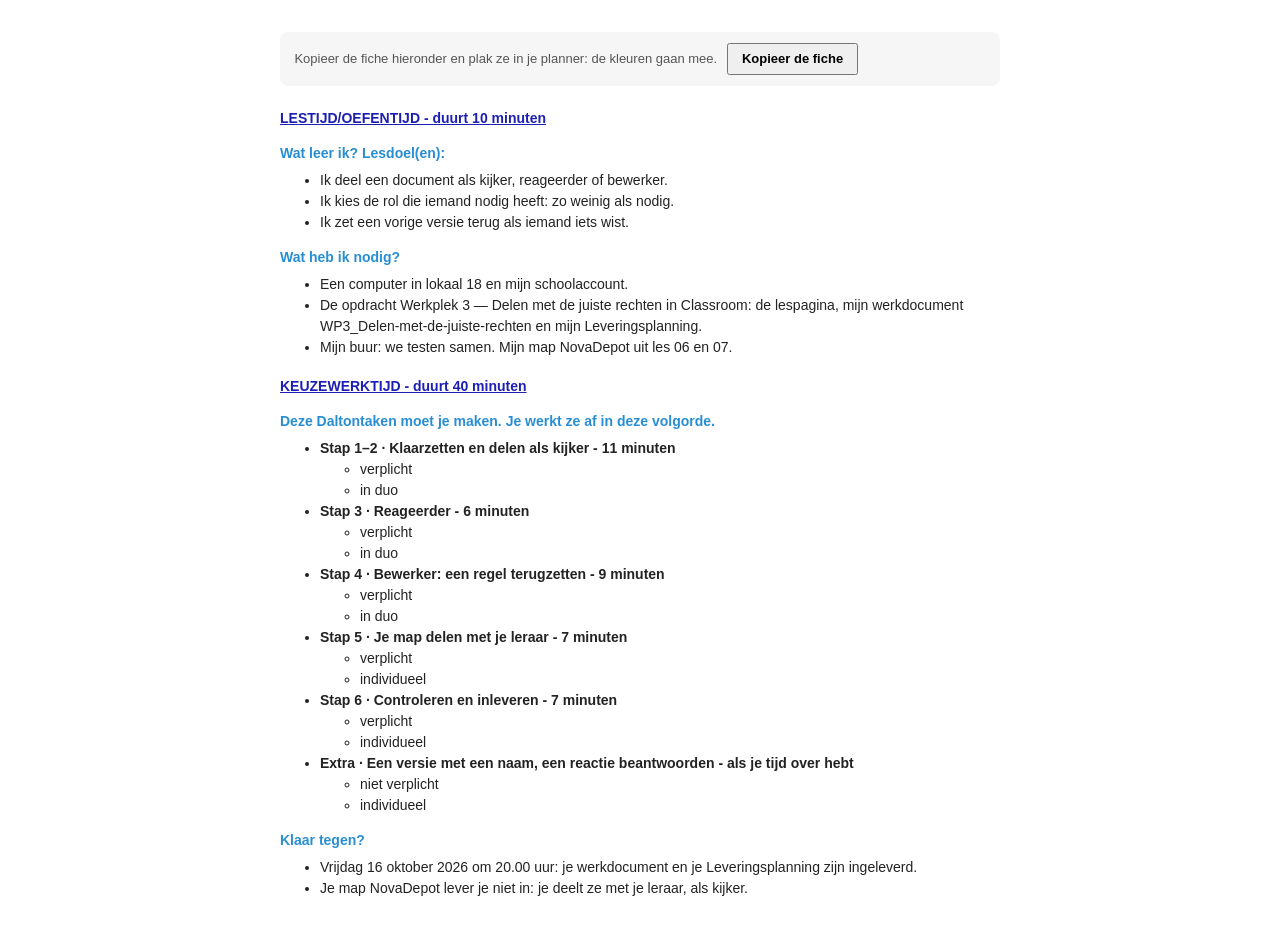
<file: dalton-lesfiche.html>
<!DOCTYPE html>
<html lang="nl-BE">
<head>
<meta charset="UTF-8">
<meta name="viewport" content="width=device-width, initial-scale=1">
<title>Dalton-lesfiche · ORLO · Les 08 — Delen met de juiste rechten</title>
<!--
  Dalton-lesfiche voor de leerlingen, in de kleurcode van het Dalton-sjabloon:
    tijdsblokken  #1D1FB4  vet + onderlijnd
    tussenkoppen  #288ED4  vet
    tekst         #222222  (taaktitels vet)
  De opmaak staat INLINE, zodat ze meekomt als je kopieert en plakt in je planner.
  Keuzewerktijd = 50 minuten - instructietijd. De minuten per taak = die van dia 7.
-->
<style>
  body { margin: 2rem auto; max-width: 720px; padding: 0 1rem; background: #fff; }
  .uitleg { font: 13px/1.5 Arial, sans-serif; color: #555; background: #f6f6f6; border-radius: 8px; padding: .7rem .9rem; margin-bottom: 1.4rem; }
  .uitleg button { font: inherit; font-weight: bold; margin-left: .4rem; padding: .25rem .8rem; cursor: pointer; }
</style>
</head>
<body>

<p class="uitleg">Kopieer de fiche hieronder en plak ze in je planner: de kleuren gaan mee.
  <button type="button" id="kopieer">Kopieer de fiche</button> <span id="gemeld"></span></p>

<div id="fiche" style="font-family: 'Open Sans', Arial, sans-serif; font-size: 14px; line-height: 1.5; color: #222222;">
  <p style="margin: 0 0 14px;"><span style="color: #1D1FB4; font-weight: bold; text-decoration: underline;">LESTIJD/OEFENTIJD - duurt 10 minuten</span></p>

  <p style="margin: 0 0 6px; color: #288ED4; font-weight: bold;">Wat leer ik? Lesdoel(en):</p>
  <ul style="margin: 0 0 14px; list-style-type: disc;">
    <li>Ik deel een document als kijker, reageerder of bewerker.</li>
    <li>Ik kies de rol die iemand nodig heeft: zo weinig als nodig.</li>
    <li>Ik zet een vorige versie terug als iemand iets wist.</li>
  </ul>

  <p style="margin: 0 0 6px; color: #288ED4; font-weight: bold;">Wat heb ik nodig?</p>
  <ul style="margin: 0 0 18px; list-style-type: disc;">
    <li>Een computer in lokaal 18 en mijn schoolaccount.</li>
    <li>De opdracht Werkplek 3 — Delen met de juiste rechten in Classroom: de lespagina, mijn werkdocument WP3_Delen-met-de-juiste-rechten en mijn Leveringsplanning.</li>
    <li>Mijn buur: we testen samen. Mijn map NovaDepot uit les 06 en 07.</li>
  </ul>

  <p style="margin: 0 0 14px;"><span style="color: #1D1FB4; font-weight: bold; text-decoration: underline;">KEUZEWERKTIJD - duurt 40 minuten</span></p>

  <p style="margin: 0 0 6px; color: #288ED4; font-weight: bold;">Deze Daltontaken moet je maken. Je werkt ze af in deze volgorde.</p>
  <ul style="margin: 0 0 14px; list-style-type: disc;">
    <li><strong>Stap 1–2 · Klaarzetten en delen als kijker - 11 minuten</strong>
      <ul style="list-style-type: circle;"><li>verplicht</li><li>in duo</li></ul></li>
    <li><strong>Stap 3 · Reageerder - 6 minuten</strong>
      <ul style="list-style-type: circle;"><li>verplicht</li><li>in duo</li></ul></li>
    <li><strong>Stap 4 · Bewerker: een regel terugzetten - 9 minuten</strong>
      <ul style="list-style-type: circle;"><li>verplicht</li><li>in duo</li></ul></li>
    <li><strong>Stap 5 · Je map delen met je leraar - 7 minuten</strong>
      <ul style="list-style-type: circle;"><li>verplicht</li><li>individueel</li></ul></li>
    <li><strong>Stap 6 · Controleren en inleveren - 7 minuten</strong>
      <ul style="list-style-type: circle;"><li>verplicht</li><li>individueel</li></ul></li>
    <li><strong>Extra · Een versie met een naam, een reactie beantwoorden - als je tijd over hebt</strong>
      <ul style="list-style-type: circle;"><li>niet verplicht</li><li>individueel</li></ul></li>
  </ul>

  <p style="margin: 0 0 6px; color: #288ED4; font-weight: bold;">Klaar tegen?</p>
  <ul style="margin: 0; list-style-type: disc;">
    <li>Vrijdag 16 oktober 2026 om 20.00 uur: je werkdocument en je Leveringsplanning zijn ingeleverd.</li>
    <li>Je map NovaDepot lever je niet in: je deelt ze met je leraar, als kijker.</li>
  </ul>
</div>

<script>
  // Kopieert de fiche MET opmaak (kleuren, vet, onderlijnd) naar het klembord.
  // 1) moderne klembordfunctie met HTML, 2) oudere manier, 3) anders: fiche selecteren.
  var knop = document.getElementById('kopieer'), melding = document.getElementById('gemeld');
  var fiche = document.getElementById('fiche');
  function selecteer() {
    var bereik = document.createRange(); bereik.selectNodeContents(fiche);
    var sel = window.getSelection(); sel.removeAllRanges(); sel.addRange(bereik);
  }
  function oudeManier() {
    selecteer();
    var gelukt = false;
    try { gelukt = document.execCommand('copy'); } catch (e) { gelukt = false; }
    melding.textContent = gelukt ? 'Gekopieerd. Plak het in je planner.'
                                 : 'De fiche is geselecteerd: druk nu op Cmd + C (of Ctrl + C).';
  }
  knop.addEventListener('click', function () {
    if (navigator.clipboard && window.ClipboardItem) {
      var item = new ClipboardItem({
        'text/html': new Blob([fiche.outerHTML], { type: 'text/html' }),
        'text/plain': new Blob([fiche.innerText], { type: 'text/plain' })
      });
      navigator.clipboard.write([item]).then(function () {
        melding.textContent = 'Gekopieerd. Plak het in je planner.';
      }, oudeManier);
    } else {
      oudeManier();
    }
  });
</script>
</body>
</html>
</file>
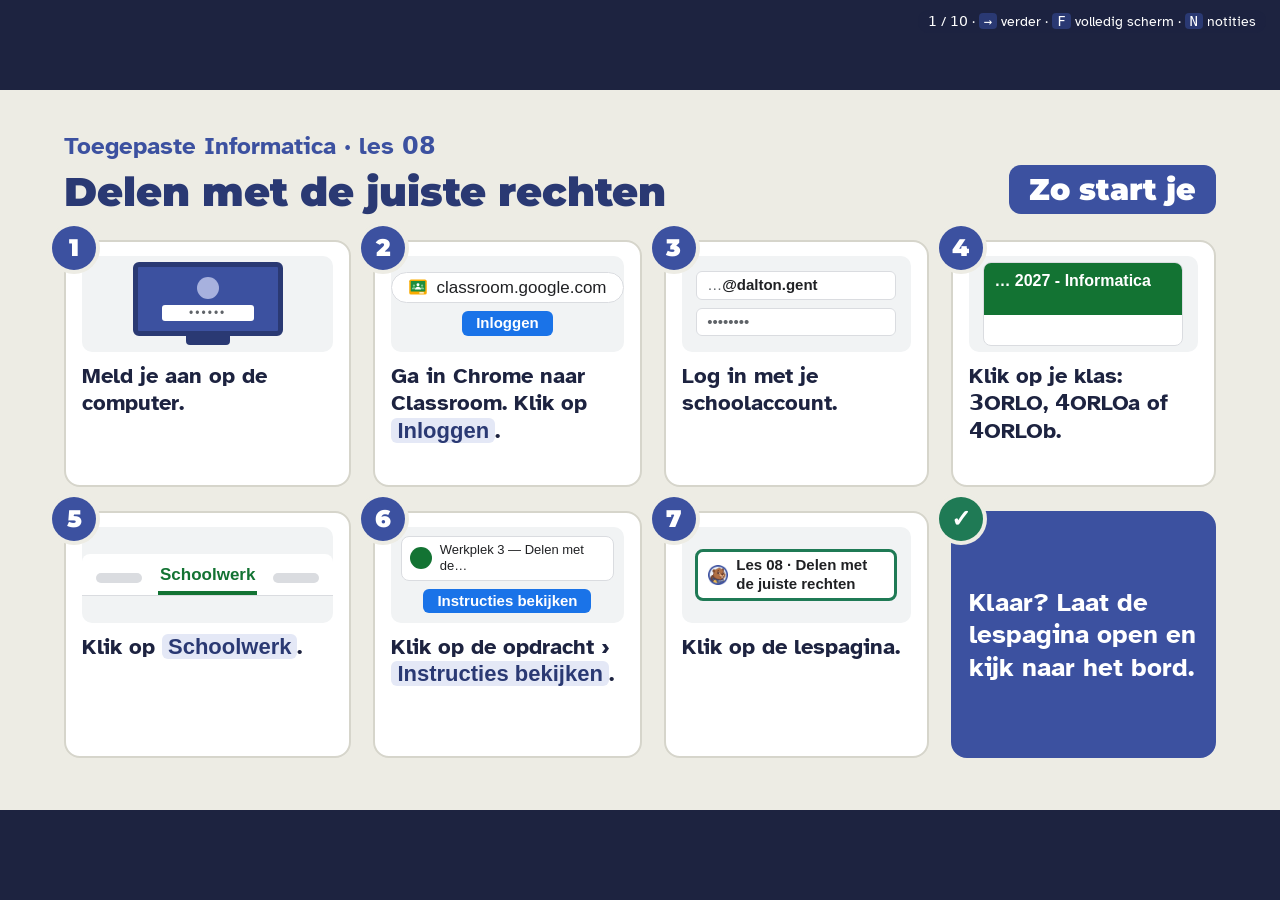
<file: presentatie.html>
<!DOCTYPE html>
<html lang="nl-BE">
<head>
  <meta charset="UTF-8">
  <meta name="viewport" content="width=device-width, initial-scale=1">
  <title>Delen met de juiste rechten · dia's · NovaDepot</title>
  <link rel="icon" href="assets/novadepot-icon.svg" type="image/svg+xml">
  <link rel="stylesheet" href="css/slides.css">
  <style>
    .mono { font-family: "Courier New", monospace; font-size: 25px; font-weight: 700; }
    .qhead { font-size: 30px; font-weight: 700; margin: 0 0 6px; }
    .qcol .opt { font-size: 25px; padding: 8px 16px; font-family: Arial, sans-serif; }
    .qcol .opt .n { width: 46px; height: 46px; font-size: 24px; font-family: "Montserrat", Arial, sans-serif; }
    .steps2 { columns: 2; column-gap: 40px; margin: 0; }
    .steps2 li { font-size: 25px; margin-bottom: 6px; break-inside: avoid; }
    .klok { font-size: 22px; color: #4D5573; }
    .compact .two { flex: 0 0 auto; }
    .compact .panel p { margin-bottom: 10px; }
    .compact .panel p:last-child { margin-bottom: 0; }
    .steps1 { margin: 0; padding-left: 1.2em; }
    .steps1 li { font-size: 27px; margin-bottom: 14px; }
    .steps1 li:last-child { margin-bottom: 0; }
    /* Drie rollen (dia 4) */
    .rollen { display: grid; grid-template-columns: repeat(3, 1fr); gap: 24px; margin-top: 4px; }
    .rol { background: #fff; border: 2px solid #D6D5CB; border-radius: 16px; padding: 22px 24px; min-height: 210px; }
    .rol b { display: block; font-family: "Montserrat", Arial, sans-serif; font-size: 32px; color: var(--navy-deep); margin-bottom: 4px; }
    .rol .vraag { font-size: 22px !important; color: var(--muted); margin: 0 0 12px; }
    .rol .mag { font-size: 27px !important; font-weight: 700; color: var(--ok); margin: 0; }
    /* De tabel met de rollen (dia 8) */
    .rechten { width: 100%; border-collapse: collapse; background: #fff; border: 4px solid var(--navy); }
    .rechten th, .rechten td { font-size: 27px; padding: 10px 18px; border-bottom: 2px solid var(--peri-soft); text-align: center; }
    .rechten th:first-child, .rechten td:first-child { text-align: left; }
    .rechten thead th { background: var(--peri-soft); color: var(--navy-deep); }
    .rechten .a { display: none; font-weight: 700; }
    .rechten .a.ja { color: var(--ok); }
    .rechten .a.nee { color: var(--warn); }
    .rechten .q { color: var(--muted); }
    .slide.revealed .rechten .a { display: inline; }
    .slide.revealed .rechten .q { display: none; }
  </style>
</head>
<body>
<div class="hud"><span id="counter"></span> · <kbd>→</kbd> verder · <kbd>F</kbd> volledig scherm · <kbd>N</kbd> notities</div>
<div class="deck"><div class="stage">

<!-- 1 · vaste startdia -->
<section class="slide start">
  <div class="start-kop">
    <div>
      <p class="kicker">Toegepaste Informatica · les 08</p>
      <h1>Delen met de juiste rechten</h1>
    </div>
    <span class="start-zo">Zo start je</span>
  </div>
  <ol class="startroute">
    <li><div class="sr-beeld"><div class="pc-scherm"><span class="pc-avatar"></span><span class="pc-veld">••••••</span></div><div class="pc-voet"></div></div><span class="sr-tekst">Meld je aan op de computer.</span></li>
    <li><div class="sr-beeld"><span class="url-balk"><img class="logo" src="assets/logos/classroom.svg" alt="">classroom.google.com</span><span class="url-knop">Inloggen</span></div><span class="sr-tekst">Ga in Chrome naar Classroom. Klik op <span class="knop">Inloggen</span>.</span></li>
    <li><div class="sr-beeld"><span class="login-veld">…<b>@dalton.gent</b></span><span class="login-veld">••••••••</span></div><span class="sr-tekst">Log in met je schoolaccount.</span></li>
    <li><div class="sr-beeld"><div class="lesgroep"><span class="lesgroep-kop">… 2027 - Informatica</span></div></div><span class="sr-tekst">Klik op je klas: 3ORLO, 4ORLOa of 4ORLOb.</span></li>
    <li><div class="sr-beeld"><div class="tabs"><span class="tab-grijs"></span><span class="tab-aan">Schoolwerk</span><span class="tab-grijs"></span></div></div><span class="sr-tekst">Klik op <span class="knop">Schoolwerk</span>.</span></li>
    <li><div class="sr-beeld"><span class="opdr-rij"><span class="opdr-ic"></span>Werkplek 3 — Delen met de…</span><span class="opdr-link">Instructies bekijken</span></div><span class="sr-tekst">Klik op de opdracht › <span class="knop">Instructies bekijken</span>.</span></li>
    <li><div class="sr-beeld"><span class="bijl-chip aan"><img class="logo" src="assets/logos/lespagina.webp" alt="">Les 08 · Delen met de juiste rechten</span></div><span class="sr-tekst">Klik op de lespagina.</span></li>
    <li class="klaar">Klaar? Laat de lespagina open en kijk naar het bord.</li>
  </ol>
  <template class="note">
    <p><strong>Lesstart (0–2'). De vaste startdia</strong> (sinds 09-10-2026, elke les dezelfde, voor alle klassen). Laat ze op het bord staan terwijl de leerlingen aanmelden.</p>
    <p>Het <strong>wachtwoord van de computers</strong> staat niet op de dia: de dia's staan openbaar online. Zeg het, of schrijf het op het bord.</p>
    <p>Ga verder als de meesten de lespagina open hebben.</p>
  </template>
</section>

<!-- 2 -->
<section class="slide met-mascotte" data-answer>
  <img class="mascotte" src="assets/mascotte/dalton_denken.webp" alt="" width="240" height="240">
  <p class="kicker">Lesstart · 3 minuten</p>
  <h2>Weet je het nog?</h2>
  <div class="qcol">
    <p class="qhead">Welke naam hoort in het klassement van de facturen?</p>
    <div class="opts">
      <div class="opt"><span class="n">A</span>05-10-2026 Factuur - Zuivelhoeve De Melkkan.docx</div>
      <div class="opt right"><span class="n">B</span>2026-0409 Factuur - Zuivelhoeve De Melkkan.docx</div>
      <div class="opt"><span class="n">C</span>Factuur - Zuivelhoeve De Melkkan 2026-0409.docx</div>
    </div>
  </div>
  <p class="answer">Het factuurnummer vooraan, dan de naam van les 06. Vandaag: wie mag in jouw documenten kijken?</p>
  <template class="note">
    <p><strong>Lesstart (3'), ophalen uit les 07.</strong> Iedereen antwoordt tegelijk met vingers: 1, 2 of 3 vingers voor A, B of C. Druk daarna op → voor het antwoord.</p>
    <p>Wie A kiest: <em>"Dat is de datum van de factuur. Wat was de sleutel bij facturen?"</em> Wie C kiest: <em>"Waar moet de sleutel staan, zodat Drive de volgorde maakt?"</em></p>
    <p>Begin met wat in deel 3 van les 07 het vaakst misliep, als dat iets anders was.</p>
  </template>
</section>

<!-- 3 -->
<section class="slide met-mascotte">
  <img class="mascotte" src="assets/mascotte/dalton_wijzen_links.webp" alt="" width="240" height="240">
  <p class="kicker">Ik doe · dia 1 van 4</p>
  <h2>Wat kan je straks?</h2>
  <ul class="rules">
    <li>Je deelt een document als <strong>kijker</strong>, <strong>reageerder</strong> of <strong>bewerker</strong>.</li>
    <li>Je kiest de rol die iemand nodig heeft: <strong>zo weinig als nodig</strong>.</li>
    <li>Je zet een <strong>vorige versie</strong> terug als iemand iets wist.</li>
    <li>Je deelt je map NovaDepot met je leraar.</li>
  </ul>
  <p class="klok" style="margin-top:6px">Ik leg 6 minuten uit. Daarna test je met je buur, met de lespagina.</p>
  <template class="note"><p><strong>Ik doe, 0'30".</strong> Lesdoel voorlezen, niet toelichten. Zeg dat ze vandaag in duo werken: elk deelt de eigen Leveringsplanning met de buur.</p></template>
</section>

<!-- 4 -->
<section class="slide">
  <p class="kicker">Ik doe · dia 2 van 4</p>
  <h2>Drie rollen</h2>
  <div class="rollen">
    <div class="rol"><b>Kijker</b><p class="vraag">Wat mag een kijker?</p><p class="mag reveal-item">lezen</p></div>
    <div class="rol"><b>Reageerder</b><p class="vraag">Wat mag een reageerder?</p><p class="mag reveal-item">lezen<br>+ een reactie schrijven</p></div>
    <div class="rol"><b>Bewerker</b><p class="vraag">Wat mag een bewerker?</p><p class="mag reveal-item">lezen<br>+ een reactie schrijven<br>+ zelf veranderen, ook wissen</p></div>
  </div>
  <p class="reveal-item" style="margin-top:22px;font-size:28px"><strong>Geef zo weinig rechten als nodig.</strong> Moet iemand alleen lezen? Dan is het Kijker.</p>
  <template class="note">
    <p><strong>Ik doe, 1'30". Eerst laten voorspellen.</strong> Vraag per rol: <em>"Wat denk je dat een kijker mag?"</em> Druk dan op →. Zo ook voor de reageerder en de bewerker; de laatste klik toont de regel onderaan.</p>
    <p>Zeg: <em>"Straks test je het zelf, met je buur. Klopt wat je dacht?"</em> Deel 1 van het werkdocument is precies die test.</p>
    <p>Eén zin over het waarom: <em>"Een bewerker kan alles wissen, en het document ook met anderen delen. Daarom geef je die rol niet zomaar."</em></p>
  </template>
</section>

<!-- 5 -->
<section class="slide compact met-mascotte">
  <img class="mascotte" src="assets/mascotte/dalton_letop.webp" alt="" width="240" height="240">
  <p class="kicker">Ik doe · dia 3 van 4 · demo</p>
  <h2>Delen</h2>
  <div class="panel">
    <ol class="steps1">
      <li>In je planning rechtsboven <span class="mono">Delen</span></li>
      <li>Naam van je buur › <span class="mono">Kijker</span> › <span class="mono">Verzenden</span></li>
      <li>Opnieuw <span class="mono">Delen</span>: onder <em>Algemene toegang</em> <span class="mono">Beperkt</span> › <span class="mono">Klaar</span></li>
    </ol>
  </div>
  <p class="reveal-item" style="color:#A0372A;margin-top:18px"><strong>Nooit <em>Iedereen met de link</em>:</strong> dan kan iedereen met de link je planning openen, ook buiten de school.</p>
  <template class="note">
    <p><strong>Ik doe, 2' — hardop denkend voordoen</strong> in je eigen Leveringsplanning (klaarzetten: zie README, stap 2).</p>
    <ol>
      <li>Klik rechtsboven op Delen. Zeg: <em>"Hier typ ik de naam van mijn buur. Ik kies in de lijst het juiste schoolaccount."</em></li>
      <li>Klik rechts op de rol: toon de keuzelijst Kijker, Reageerder, Bewerker. Kies Kijker. <em>"Ik klik nu op Verzenden."</em> Wil je met niemand delen, klik dan op Annuleren.</li>
      <li>Toon onder <em>Algemene toegang</em> de keuze Beperkt / Iedereen met de link. <em>"Beperkt: alleen wie ik toevoeg."</em></li>
    </ol>
    <p>Druk op → voor de waarschuwing. Zeg erbij waar de planning van je buur staat: in Drive, links <em>Gedeeld met mij</em>.</p>
  </template>
</section>

<!-- 6 -->
<section class="slide compact">
  <p class="kicker">Ik doe · dia 4 van 4 · demo</p>
  <h2>Een regel terug</h2>
  <div class="panel">
    <ol class="steps1">
      <li>Rechtsboven het <strong>klokje</strong> (<em>Laatste bewerking</em>)</li>
      <li>Rechts een <strong>eerdere versie</strong> kiezen: de regel staat er nog</li>
      <li><span class="mono">Deze versie herstellen</span> › <span class="mono">Herstellen</span></li>
    </ol>
  </div>
  <p class="reveal-item" style="color:var(--ok);margin-top:18px"><strong>Niets is echt weg.</strong> In de versiegeschiedenis staat elke vorige versie.</p>
  <template class="note">
    <p><strong>Ik doe, 1'30" — hardop denkend voordoen</strong> in je eigen Leveringsplanning.</p>
    <ol>
      <li>Selecteer de regel van 10.30 uur en druk op Delete. <em>"Stel: mijn buur heeft dit gedaan."</em></li>
      <li>Klik rechtsboven op het klokje. <em>"Hier staat elke versie, met wie ze maakte en wanneer."</em> Klik op de vorige versie: in het midden staat de regel er nog.</li>
      <li>Klik op Deze versie herstellen en dan op Herstellen. Toon dat de regel terug is.</li>
    </ol>
    <p>Druk op → voor de zin onderaan. <strong>Stap 3 (een reactie) doe je niet voor:</strong> de lespagina toont het met een schermafbeelding. Ga meteen door naar <em>Zo werk je verder</em>.</p>
  </template>
</section>

<!-- 7 · controle (sinds 11-10-2026) -->
<section class="slide" data-answer>
  <p class="kicker">Controle · iedereen antwoordt</p>
  <h2>Welke rol kies je?</h2>
  <div class="qcol">
    <p class="qhead">Je buur mag in je planning een vraag stellen. Veranderen mag niet.</p>
    <div class="opts">
      <div class="opt"><span class="n">A</span>Kijker</div>
      <div class="opt right"><span class="n">B</span>Reageerder</div>
      <div class="opt"><span class="n">C</span>Bewerker</div>
    </div>
  </div>
  <p class="answer">Reageerder: lezen en een reactie schrijven. Een bewerker kan ook wissen.</p>
  <template class="note">
    <p><strong>Controle (1'). Iedereen antwoordt tegelijk</strong>: 1, 2 of 3 vingers voor A, B of C. Kijk rond en onthoud wie A of C toont.</p>
    <p>Wie A kiest: <em>"Kan een kijker een vraag stellen?"</em> Wie C kiest: <em>"Wat kan een bewerker nog meer? Wil je dat?"</em></p>
    <p>Druk op → voor het antwoord. Wie fout had, komt zo meteen 3 tot 5 minuten bij je.</p>
  </template>
</section>

<!-- 8 · samen stap 1 (sinds 11-10-2026) -->
<section class="slide">
  <p class="kicker">Samen · 3 minuten</p>
  <h2>Iedereen doet stap 1</h2>
  <div class="panel">
    <ol class="steps1">
      <li>Open de lespagina. Klik op <strong>Stap 1 · Klaarzetten</strong>.</li>
      <li>Doe wat er staat. Ik kijk mee.</li>
      <li>Klaar? Steek je <strong>duim</strong> op.</li>
    </ol>
  </div>
  <template class="note">
    <p><strong>Samen (3').</strong> Iedereen doet stap 1 tegelijk. Loop rond en kijk naar de schermen: werkdocument open, naam in de titel, Leveringsplanning open?</p>
    <p>Duim op bij de meesten: ga naar de volgende dia. Wie op de controlevraag fout had of hier vastloopt, blijft 3 tot 5 minuten bij je aan de instructietafel. De rest begint aan stap 2.</p>
    <p><strong>Nieuw op de lespagina</strong> (sinds 11-10-2026): bovenaan elke stap staat <em>Stap voor stap</em> / <em>Kort</em>. Zeg één zin: <em>"Weet je niet hoe het moet? Laat Stap voor stap aan, dan zie je elk klein stapje met een beeld. Kan je het al? Kies Kort."</em></p>
  </template>
</section>

<!-- 9 -->
<section class="slide compact met-mascotte">
  <img class="mascotte" src="assets/mascotte/dalton_laptop.webp" alt="" width="240" height="240">
  <p class="kicker">Keuzewerktijd · <span class="eindtijd">40 minuten</span></p>
  <h2>Zo werk je verder</h2>
  <div class="two" style="grid-template-columns: 1.6fr 1fr">
    <div>
      <ol class="steps1 kloklijst" data-lesmomenten="2026-10-14/9.15/10.05/3ORLO/2;2026-10-14/10.25/11.15/4ORLOb/3;2026-10-15/13.45/14.35/4ORLOa/7" data-beltijden="8.25-9.15 9.15-10.05 10.25-11.15 11.15-12.05 12.05-12.55 13.45-14.35 14.35-15.25 15.25-16.15 16.15-17.05">
        <li data-min="3" data-samen>Klaarzetten <span class="klok tijd">samen &#10003;</span></li>
        <li data-min="8">Kijker <span class="klok tijd">8'</span></li>
        <li data-min="6">Reageerder <span class="klok tijd">6'</span></li>
        <li data-min="9">Bewerker <span class="klok tijd">9'</span></li>
        <li data-min="7">Je map delen <span class="klok tijd">7'</span></li>
        <li data-min="7">Controleren en inleveren <span class="klok tijd">7'</span></li>
      </ol>
    </div>
    <div class="panel navy">
      <p style="font-size:25px"><strong>Vast?</strong></p>
      <p style="font-size:26px">1. <em>Toon stapjes</em><br>2. Je buur<br>3. Ik</p>
      <p style="margin-top:14px;font-size:22px">Vink af in de <strong>checklist</strong>.</p>
    </div>
  </div>
  <p class="klok" style="margin-top:18px;font-size:25px">
    <strong>Alles staat in de opdracht in <span class="met-logo"><img class="logo" src="assets/logos/classroom.svg" alt="">Google Classroom</span></strong> <em>Werkplek 3 — Delen met de juiste rechten</em>: de lespagina, je werkdocument, je Leveringsplanning en het e-mailadres van je leraar.
    Je levert je <strong>werkdocument</strong> en je <strong>planning</strong> in.<br>Adres: jonasdaltongent.github.io/Delen-NovaDepot/<!-- PAS AAN --></p>
  <template class="note">
    <p><strong>Keuzewerktijd.</strong> Laat deze dia staan zolang ze werken. <strong>De kloktijden</strong> komen uit de planning: buiten de les toont de dia de uren van het geplande lesmoment (met de dag en de klas erbij); tijdens dat lesmoment rekent ze vanaf nu tot de bel, min 1 minuut voor de exitvraag. Stap 1 is al samen gedaan (dia 8). Te vroeg getoond, of geef je de les op een ander uur? Druk op <strong>T</strong>: dan rekent de dia vanaf nu tot de bel.</p>
    <p>Eerste rondgang: heeft iedereen een buur (of een groepje van drie)? Delen ze met het juiste schoolaccount, en staat <em>Algemene toegang</em> op <em>Beperkt</em>?</p>
    <p>Tweede rondgang, rond stap 4: lukt het terugzetten? Laat uitleggen welke versie ze kiezen, en waarom. Rond stap 5: is de buur verwijderd, en is de map gedeeld met jou als kijker? Je krijgt dan een e-mail.</p>
    <p><strong>Vergeet niet</strong> het adres op deze dia aan te passen als de repository anders heet.</p>
  </template>
</section>

<!-- 10 -->
<section class="slide met-mascotte" data-answer>
  <img class="mascotte" src="assets/mascotte/dalton_hulp.webp" alt="" width="240" height="240">
  <p class="kicker">Afsluiten · laatste minuut</p>
  <h2>Wie mag wat?</h2>
  <table class="rechten">
    <thead><tr><th></th><th>lezen</th><th>reageren</th><th>veranderen</th></tr></thead>
    <tbody>
      <tr><td>Kijker</td><td><span class="q">?</span><span class="a ja">ja</span></td><td><span class="q">?</span><span class="a nee">nee</span></td><td><span class="q">?</span><span class="a nee">nee</span></td></tr>
      <tr><td>Reageerder</td><td><span class="q">?</span><span class="a ja">ja</span></td><td><span class="q">?</span><span class="a ja">ja</span></td><td><span class="q">?</span><span class="a nee">nee</span></td></tr>
      <tr><td>Bewerker</td><td><span class="q">?</span><span class="a ja">ja</span></td><td><span class="q">?</span><span class="a ja">ja</span></td><td><span class="q">?</span><span class="a ja">ja</span></td></tr>
    </tbody>
  </table>
  <p style="margin-top:24px">Volgende les: <strong>een veilig account</strong>. Hoe maak je een wachtwoord dat niemand raadt?</p>
  <template class="note">
    <p><strong>Afsluiting, laatste minuut van de keuzewerktijd.</strong> Laat de tabel mondeling invullen, rij per rij. Druk dan op → voor de antwoorden.</p>
    <p>Wie zegt dat een reageerder kan veranderen: <em>"Wat gebeurde er als je typte? Een voorstel, geen echte verandering."</em></p>
    <p>Zeg mondeling dat wie niet klaar is, toch inlevert, en dat de toegang van de buur eerst weg moet.</p>
    <p>Kijk na de les in je e-mail: van wie kreeg je de map NovaDepot? Daar zie je meteen of het klassement van les 07 klopt.</p>
  </template>
</section>

</div></div>
<div class="notes" id="notes"></div>
<script src="js/slides.js"></script>
</body>
</html>
</file>
<file: css/style.css>
/* ==========================================================================
   Les 08 · Delen met de juiste rechten (NovaDepot) — leerlingentool
   Toegepaste Informatica · 2de graad Organisatie en logistiek
   (arbeidsmarktgerichte finaliteit) · GO! Dalton Gent · ORLO
   Uit _sjablonen/lespakket (basis: les 06 ORLO, 08-10-2026).

   Opbouw naar het voorbeeld van PedalPro (rustig, één ding tegelijk):
     links   de route (stappenlijst, altijd zichtbaar)
     midden  één stap: titel · één zin · wat moet je doen · één tip · klaar als
     rechts  de checklist met concrete taken (altijd zichtbaar)
   Op een half scherm (< 900 px) staat alles onder elkaar en toont de checklist
   alleen de taken van de stap waarin je zit.

   Huisstijl: Dalton-kleuren. Geen externe bestanden: lettertypes staan in
   assets/fonts (OFL-licentie), pictogrammen staan als SVG in index.html.
   ========================================================================== */

@font-face { font-family: "Atkinson"; src: url("../assets/fonts/atkinson-regular.woff2") format("woff2"); font-weight: 400; font-style: normal; font-display: swap; }
@font-face { font-family: "Atkinson"; src: url("../assets/fonts/atkinson-bold.woff2") format("woff2"); font-weight: 700; font-style: normal; font-display: swap; }
@font-face { font-family: "Atkinson"; src: url("../assets/fonts/atkinson-italic.woff2") format("woff2"); font-weight: 400; font-style: italic; font-display: swap; }
/* Atkinson tekent de nul met een schuine streep (lijkt op Ø). Cijfers daarom uit een systeemlettertype. */
@font-face { font-family: "Atkinson"; src: local("Segoe UI"), local("SegoeUI"), local("Arial"), local("Helvetica"), local("Roboto"); font-weight: 400; unicode-range: U+0030-0039; }
@font-face { font-family: "Atkinson"; src: local("Segoe UI Bold"), local("SegoeUI-Bold"), local("Arial Bold"), local("Arial-BoldMT"), local("Helvetica Bold"), local("Roboto Bold"); font-weight: 700; unicode-range: U+0030-0039; }
@font-face { font-family: "Montserrat"; src: url("../assets/fonts/montserrat-heavy.woff2") format("woff2"); font-weight: 700 900; font-style: normal; font-display: swap; }

:root {
  /* Dalton Gent-huisstijl */
  --navy: #3C51A0;
  --navy-deep: #2A3973;
  --peri: #A7B1DE;
  --peri-soft: #EEF0F9;
  --blush: #FCD6CF;
  --blush-soft: #FEF3F0;
  --paper: #FFFFFF;
  --bg: #F4F5F9;

  --ink: #1D2340;
  --muted: #545B78;
  --line: #E1E3EC;

  --ok: #1F7A55;
  --ok-soft: #EAF6F0;
  --warn: #A0372A;
  --warn-soft: #FDF1EE;
  --tip: #8A5A00;
  --tip-soft: #FFF7E3;

  --radius: 16px;
  --radius-sm: 10px;
  --shadow: 0 1px 2px rgba(29, 35, 64, .05), 0 6px 20px rgba(29, 35, 64, .06);

  --body: "Atkinson", "Segoe UI", Arial, sans-serif;
  --head: "Montserrat", "Segoe UI", Arial, sans-serif;
  --mono: "Courier New", Consolas, monospace;
}

* { box-sizing: border-box; }
html { -webkit-text-size-adjust: 100%; }
body {
  margin: 0;
  font-family: var(--body);
  font-size: 17px;
  line-height: 1.6;
  color: var(--ink);
  background: var(--bg);
}
h1, h2, h3 { font-family: var(--head); color: var(--navy-deep); line-height: 1.2; margin: 0; }
p { margin: 0 0 .8rem; }
p:last-child { margin-bottom: 0; }
a { color: var(--navy); }
code { font-family: var(--mono); font-size: .92em; background: var(--peri-soft); padding: .05rem .3rem; border-radius: 5px; overflow-wrap: anywhere; }
:focus-visible { outline: 3px solid var(--navy); outline-offset: 2px; border-radius: 6px; }
[hidden] { display: none !important; }

/* Pictogrammen (SVG-symbolen bovenaan index.html) */
.ic { width: 1.15em; height: 1.15em; flex-shrink: 0; fill: none; stroke: currentColor; stroke-width: 2; stroke-linecap: round; stroke-linejoin: round; vertical-align: -.2em; }

/* Knop- en toetsnamen */
.ui { font-weight: 700; color: var(--navy-deep); background: var(--peri-soft); padding: 0 .35rem; border-radius: 5px; white-space: nowrap; }
.key { display: inline-block; font-weight: 700; font-size: .9em; border: 1px solid #C4C7D4; border-bottom-width: 3px; border-radius: 6px; background: #fff; padding: 0 .35rem; white-space: nowrap; }

/* ---------- Kopbalk ---------- */
.topbar { background: var(--paper); border-bottom: 1px solid var(--line); }
.topbar-inner { max-width: 1440px; margin: 0 auto; padding: .7rem 1.2rem; display: flex; align-items: center; gap: 1rem; }
.brand { display: flex; align-items: center; gap: .9rem; text-decoration: none; min-width: 0; }
.brand img { height: 36px; width: auto; display: block; flex-shrink: 0; }
.brand-lesson { font-family: var(--head); font-weight: 800; font-size: 1rem; color: var(--navy-deep); white-space: nowrap; overflow: hidden; text-overflow: ellipsis; padding-left: .9rem; border-left: 1px solid var(--line); }
.topbar-spacer { flex: 1; }
.dalton-mark { height: 30px; width: auto; display: block; }

/* ---------- Drie kolommen ---------- */
.layout {
  max-width: 1440px; margin: 0 auto; padding: 1.25rem 1.2rem 3rem;
  display: grid; grid-template-columns: 250px minmax(0, 1fr) 300px; gap: 1.25rem; align-items: start;
}

/* ---------- Links: de route ---------- */
.route { background: var(--paper); border-radius: var(--radius); box-shadow: var(--shadow); padding: 1rem .75rem; position: sticky; top: 1rem; }
.route-title { font-size: .78rem; font-weight: 700; letter-spacing: .08em; text-transform: uppercase; color: var(--muted); padding: 0 .6rem .5rem; margin: 0; }
.route-group { font-size: .78rem; font-weight: 700; color: var(--navy); background: var(--peri-soft); border-radius: 8px; padding: .3rem .6rem; margin: .8rem .3rem .35rem; }
.nav-btn {
  display: flex; align-items: center; gap: .7rem; width: 100%;
  font: inherit; font-size: .97rem; text-align: left; color: var(--ink);
  background: none; border: 0; border-radius: var(--radius-sm); padding: .5rem .6rem; cursor: pointer;
  position: relative;
}
.nav-btn:hover { background: var(--peri-soft); }
.nav-num {
  width: 1.9rem; height: 1.9rem; border-radius: 50%; flex-shrink: 0;
  display: inline-flex; align-items: center; justify-content: center;
  background: #ECEDF3; color: var(--muted); font-weight: 700; font-size: .9rem;
}
.nav-btn[aria-current="step"] { background: var(--peri-soft); font-weight: 700; color: var(--navy-deep); }
.nav-btn[aria-current="step"]::before { content: ""; position: absolute; left: -.75rem; top: .45rem; bottom: .45rem; width: 4px; border-radius: 0 4px 4px 0; background: var(--navy); }
.nav-btn[aria-current="step"] .nav-num { background: var(--navy); color: #fff; }
.nav-btn.done .nav-num { background: var(--ok); color: #fff; }
.nav-btn .nav-check { display: none; }
.nav-btn.done .nav-check { display: block; }
.nav-btn.done .nav-n { display: none; }
.nav-btn.extra .nav-num { background: var(--blush-soft); color: var(--warn); border: 1px dashed #E7A99C; }

/* ---------- Midden: één stap ---------- */
.pane { display: none; }
.pane.active { display: block; }
.card { background: var(--paper); border-radius: var(--radius); box-shadow: var(--shadow); overflow: hidden; }
.card-head { padding: 1.4rem 1.8rem 1.2rem; border-bottom: 1px solid var(--line); background: linear-gradient(180deg, #FBFBFE, #fff); }
.tags { display: flex; flex-wrap: wrap; gap: .45rem; margin-bottom: .65rem; }
.tag { display: inline-flex; align-items: center; gap: .35rem; font-size: .8rem; font-weight: 700; border-radius: 99px; padding: .2rem .7rem; }
.tag-step { background: var(--navy); color: #fff; }
.tag-where { background: var(--peri-soft); color: var(--navy-deep); }
.tag-extra { background: var(--blush); color: var(--warn); }
.card-head h1, .card-head h2 { font-size: 1.55rem; font-weight: 800; }
.card-body { padding: 1.5rem 1.8rem 1.6rem; }

.intro { font-size: 1.05rem; color: var(--muted); margin-bottom: 1.3rem; }

/* "Wat moet je doen?" */
.todo-box { background: #FAFAFD; border: 1px solid var(--line); border-radius: var(--radius-sm); padding: 1.1rem 1.25rem; }
.todo-box h3 { display: flex; align-items: center; gap: .5rem; font-size: 1rem; margin-bottom: .8rem; }
.todo { list-style: none; counter-reset: act; padding: 0; margin: 0; }
.todo > li { counter-increment: act; position: relative; padding-left: 2.4rem; margin-bottom: .85rem; }
.todo > li:last-child { margin-bottom: 0; }
.todo > li::before {
  content: counter(act); position: absolute; left: 0; top: .05rem;
  width: 1.65rem; height: 1.65rem; border-radius: 50%;
  background: var(--navy); color: #fff; font-weight: 700; font-size: .85rem;
  display: flex; align-items: center; justify-content: center;
}
.todo .sub { display: block; color: var(--muted); font-size: .93rem; margin-top: .2rem; }
/* knop naar een bestand in een stap (stap 3: het zip-bestand uit de opdracht), op een eigen regel */
.todo .btn-dl { display: flex; width: fit-content; margin: .45rem 0 .15rem; }

/* Eén tip per stap */
.tip { display: flex; gap: .7rem; align-items: flex-start; background: var(--tip-soft); border-radius: var(--radius-sm); padding: .85rem 1rem; margin-top: 1.1rem; }
.tip .ic { color: var(--tip); margin-top: .15rem; }
.tip.warn { background: var(--warn-soft); }
.tip.warn .ic { color: var(--warn); }

/* Hulp: dichtgeklapt, alleen voor wie het nodig heeft */
.help { margin-top: 1rem; border: 1px solid var(--line); border-radius: var(--radius-sm); }
.help summary { cursor: pointer; padding: .7rem 1rem; font-weight: 700; color: var(--navy); list-style: none; display: flex; align-items: center; gap: .5rem; }
.help summary::-webkit-details-marker { display: none; }
.help summary::after { content: "+"; margin-left: auto; font-size: 1.2rem; line-height: 1; color: var(--muted); }
.help[open] summary::after { content: "–"; }
.help-body { padding: 0 1rem .9rem; }
.help-body > :last-child { margin-bottom: 0; }

/* "Klaar als" */
.result { display: flex; gap: .7rem; align-items: flex-start; background: var(--ok-soft); border-radius: var(--radius-sm); padding: .85rem 1rem; margin: 1.1rem 0 0; }
.result .ic { color: var(--ok); margin-top: .15rem; }

/* Vorige / volgende */
.card-nav { display: flex; justify-content: space-between; gap: .75rem; padding: 1rem 1.8rem 1.4rem; }
.btn {
  display: inline-flex; align-items: center; gap: .4rem;
  font: inherit; font-weight: 700; font-size: .95rem; cursor: pointer; text-decoration: none;
  background: var(--paper); color: var(--navy-deep); border: 2px solid var(--line); border-radius: 99px; padding: .5rem 1.1rem;
}
.btn:hover { border-color: var(--peri); }
.btn-primary { background: var(--navy); border-color: var(--navy); color: #fff; margin-left: auto; }
.btn-primary:hover { background: var(--navy-deep); border-color: var(--navy-deep); }

/* ---------- Rechts: de checklist ---------- */
.checklist { background: var(--paper); border-radius: var(--radius); box-shadow: var(--shadow); position: sticky; top: 1rem; max-height: calc(100vh - 2rem); display: flex; flex-direction: column; overflow: hidden; }
.cl-head { background: var(--navy); color: #fff; padding: 1rem 1.2rem; }
.cl-head h2 { color: #fff; font-size: 1.05rem; margin-bottom: .55rem; }
.cl-bar { height: 8px; background: rgba(255, 255, 255, .25); border-radius: 99px; overflow: hidden; }
.cl-fill { height: 100%; width: 0; background: #fff; border-radius: 99px; transition: width .3s; }
.cl-count { font-size: .85rem; margin: .45rem 0 0; opacity: .9; }
.cl-body { overflow-y: auto; padding: .6rem 1rem 1rem; }
.cl-group { padding: .5rem 0; border-bottom: 1px solid var(--line); }
.cl-group:last-child { border-bottom: 0; }
.cl-group h3 { font-family: var(--body); font-size: .8rem; font-weight: 700; letter-spacing: .04em; text-transform: uppercase; color: var(--muted); margin: .3rem 0 .35rem; }
.cl-group.done h3 { color: var(--ok); }
.cl-group.current h3 { color: var(--navy); }
.cl-item { display: flex; gap: .6rem; align-items: flex-start; padding: .3rem .2rem; border-radius: 8px; cursor: pointer; font-size: .95rem; line-height: 1.4; }
.cl-item:hover { background: var(--peri-soft); }
.cl-item input { width: 20px; height: 20px; margin: .05rem 0 0; accent-color: var(--ok); flex-shrink: 0; cursor: pointer; }
.cl-item input:checked + span { color: var(--muted); text-decoration: line-through; text-decoration-color: rgba(84, 91, 120, .5); }
.cl-foot { padding: .7rem 1rem 1rem; border-top: 1px solid var(--line); display: flex; flex-wrap: wrap; gap: .5rem; align-items: center; }
.cl-foot .btn { font-size: .85rem; padding: .35rem .8rem; }
.cl-note { font-size: .8rem; color: var(--muted); margin: 0; flex-basis: 100%; }
.cl-toggle { display: none; }

/* ---------- Filmpje in Hulp nodig? ---------- */
.help-video { margin: .6rem 0 .8rem; }
.help-video video { width: 100%; max-width: 640px; height: auto; display: block; background: #000;
  border: 1px solid var(--line); border-radius: var(--radius-sm); }
.help-video figcaption { font-size: .88rem; color: var(--muted); margin-top: .3rem; }
/* instructiefilmpje bij een stap: speelt vanzelf, zonder geluid, en herhaalt zich */
.clip { margin: 1rem 0 0; }
.clip video { width: 100%; max-width: 760px; height: auto; display: block; background: #fff;
  border: 1px solid var(--line); border-radius: var(--radius-sm); }
.clip figcaption { font-size: .88rem; color: var(--muted); margin-top: .3rem; }

/* ---------- Startpagina ---------- */
.werkwijze { display: grid; grid-template-columns: repeat(3, minmax(0, 1fr)); gap: .8rem; margin: 0 0 .4rem; }
.werk-tegel { background: #FAFAFD; border: 1px solid var(--line); border-radius: var(--radius-sm); padding: .9rem 1rem; }
.werk-tegel .ic { width: 1.6rem; height: 1.6rem; color: var(--navy); margin-bottom: .35rem; display: block; }
.werk-tegel strong { display: block; color: var(--navy-deep); }
.werk-tegel span { font-size: .92rem; color: var(--muted); }
.werk-tegel.inleveren { background: var(--ok-soft); border-color: #BFE3D1; }
.werk-tegel.inleveren .ic { color: var(--ok); }
.doelen { margin: 0; padding-left: 1.2rem; }
.doelen li { margin-bottom: .3rem; }
.start-cta { text-align: center; margin-top: 1.4rem; }
.start-cta .btn-primary { margin-left: 0; font-size: 1.05rem; padding: .7rem 1.6rem; }
.sec { font-size: 1.02rem; margin: 1.4rem 0 .6rem; }
.sec:first-child { margin-top: 0; }

/* ---------- Theoriekaart ---------- */
.t-grid { display: grid; grid-template-columns: repeat(2, minmax(0, 1fr)); gap: .9rem; }
.t-card { border: 1px solid var(--line); border-radius: var(--radius-sm); padding: 1rem 1.1rem; font-size: .95rem; }
.t-card h3 { display: flex; align-items: center; gap: .55rem; font-size: 1rem; margin-bottom: .55rem; }
.t-card h3 .ic { width: 2rem; height: 2rem; padding: .4rem; border-radius: 9px; background: var(--peri-soft); color: var(--navy); }
.t-card ul { margin: 0; padding-left: 1.1rem; }
.t-card li { margin-bottom: .25rem; }
.t-card li:last-child { margin-bottom: 0; }
.t-card.wide { grid-column: 1 / -1; }
.t-card.warn h3 .ic { background: var(--warn-soft); color: var(--warn); }
.t-rows { width: 100%; border-collapse: collapse; }
.t-rows th, .t-rows td { text-align: left; vertical-align: top; padding: .3rem .4rem .3rem 0; border-bottom: 1px solid var(--line); }
.t-rows tr:last-child th, .t-rows tr:last-child td { border-bottom: 0; }
.t-rows th { white-space: nowrap; padding-right: .8rem; color: var(--navy-deep); }
.t-os { margin: .5rem 0 0; }  /* korte slotregel onder een kaartje */

/* ---------- Mappenboom ---------- */
.tree { font-family: Arial, Helvetica, sans-serif; font-size: .95rem; line-height: 1.75; background: #fff; border: 1px solid var(--line); border-radius: var(--radius-sm); padding: .8rem 1rem; margin: 1rem 0 0; }
.tree ul { list-style: none; margin: 0; padding-left: 1.4rem; border-left: 1px dotted var(--peri); }
.tree > ul { padding-left: 0; border-left: 0; }
.tree .fold::before { content: "📁 "; }
.tree .hint-txt { color: var(--muted); font-size: .86rem; }

/* ---------- Naamkaart ---------- */
.nameplate { border: 2px solid var(--navy); border-radius: var(--radius-sm); overflow: hidden; margin: 0 0 1.2rem; }
.nameplate-head { background: var(--navy); color: #fff; font-weight: 700; padding: .45rem 1rem; font-size: .92rem; }
.nameplate-body { padding: .9rem 1rem; }
.fname { font-family: var(--mono); font-size: 1.02rem; font-weight: 700; display: block; margin-bottom: .6rem; overflow-wrap: anywhere; background: none; padding: 0; }
.fname .d { background: #E4E8F6; padding: 0 .15rem; border-radius: 3px; }
.fname .o { background: #FCD6CF; padding: 0 .15rem; border-radius: 3px; }
.fname .v { background: #DDF1E6; padding: 0 .15rem; border-radius: 3px; }
.legend-name { list-style: none; padding: 0; margin: 0; font-size: .93rem; }
.legend-name li { padding-left: 1.5rem; position: relative; margin-bottom: .2rem; }
.legend-name li::before { content: "■"; position: absolute; left: 0; }
.legend-name li.d::before { color: #A7B1DE; }
.legend-name li.o::before { color: #F2A99C; }
.legend-name li.v::before { color: #9CCFB6; }

/* Kleine tabel in een stap */
.mini { width: 100%; border-collapse: collapse; font-size: .94rem; margin-top: 1rem; }
.mini th, .mini td { text-align: left; vertical-align: top; padding: .4rem .5rem; border-bottom: 1px solid var(--line); }
.mini tr:last-child td { border-bottom: 0; }
.mini th { color: var(--muted); font-size: .85rem; }
.mini td:first-child { font-weight: 700; white-space: nowrap; color: var(--navy-deep); }

/* ---------- Zelftest ---------- */
.quiz { margin: 0 0 1.3rem; }
.quiz-q { margin: 0 0 .8rem; padding: .9rem 1rem; background: #FAFAFD; border: 1px solid var(--line); border-radius: var(--radius-sm); }
.quiz-q > p:first-child { font-weight: 700; margin-bottom: .5rem; }
.opts { display: flex; flex-direction: column; gap: .4rem; }
.quiz-q button { font: inherit; text-align: left; cursor: pointer; background: #fff; border: 2px solid var(--line); border-radius: 8px; padding: .45rem .75rem; }
.quiz-q button:hover { border-color: var(--peri); }
.quiz-q button.right { border-color: var(--ok); background: var(--ok-soft); }
.quiz-q button.wrong { border-color: var(--warn); background: var(--warn-soft); }
.quiz-q .feedback { margin: .5rem 0 0; font-weight: 700; min-height: 1.2em; font-size: .93rem; }

/* ---------- Screenshot-plaatsen ---------- */
figure.shot { margin: 1rem 0 0; display: none; }
figure.shot.loaded { display: block; }
figure.shot img { max-width: 100%; height: auto; border: 1px solid var(--line); border-radius: var(--radius-sm); display: block; }
figure.shot figcaption { font-size: .88rem; color: var(--muted); margin-top: .3rem; }
body.teacher figure.shot:not(.loaded) { display: block; border: 2px dashed #E7A99C; background: var(--blush-soft); border-radius: var(--radius-sm); padding: .7rem .9rem; font-size: .88rem; color: var(--warn); }
.teacher-banner { display: none; }
body.teacher .teacher-banner { display: block; background: #7A2E22; color: #fff; text-align: center; padding: .35rem; font-weight: 700; font-size: .9rem; }

/* ---------- Klaar! ---------- */
.klaar-overlay { position: fixed; inset: 0; background: rgba(29, 35, 64, .45); display: flex; align-items: center; justify-content: center; padding: 1rem; z-index: 50; }
.klaar-card { background: #fff; border-radius: var(--radius); box-shadow: 0 20px 60px rgba(0, 0, 0, .25); max-width: 460px; width: 100%; padding: 1.8rem; text-align: center; }
.klaar-card > .ic { width: 3rem; height: 3rem; color: var(--ok); margin-bottom: .6rem; }
.klaar-card h2 { font-size: 1.4rem; margin-bottom: .6rem; }
.klaar-card .btn { margin-top: 1rem; }

footer.site { max-width: 1440px; margin: 0 auto; padding: 0 1.2rem 2rem; font-size: .85rem; color: var(--muted); }

/* ==========================================================================
   Startpagina: "Wat heb je nodig?" in beelden (sinds 09-10-2026, _afspraken/lespagina.md)
   De beelden zijn tekeningen in HTML en CSS, geen schermafbeeldingen.
   ========================================================================== */
.nodig { list-style: none; counter-reset: nodig; margin: .2rem 0 0; padding: 0; display: grid; grid-template-columns: repeat(3, minmax(0, 1fr)); gap: 1.6rem; }
.nodig-item { counter-increment: nodig; position: relative; display: flex; flex-direction: column; }
.nodig-item::before { content: counter(nodig); position: absolute; top: -.55rem; left: -.55rem; z-index: 1; width: 1.8rem; height: 1.8rem; border-radius: 50%; background: var(--navy); color: #fff; font-weight: 700; font-size: .95rem; display: flex; align-items: center; justify-content: center; box-shadow: 0 0 0 3px #fff; }
.nodig-item.inleveren::before { background: var(--ok); }
.nodig-item + .nodig-item::after { content: "→"; position: absolute; left: -1.3rem; top: 3.4rem; color: var(--navy); font-size: 1.2rem; font-weight: 700; line-height: 1; }
.nodig-naam { font-weight: 700; color: var(--navy-deep); margin: .65rem 0 .1rem; line-height: 1.3; }
.nodig-uitleg { font-size: .93rem; color: var(--muted); margin: 0; }
.nodig-item.inleveren .nodig-uitleg { color: var(--ok); font-weight: 700; }
.nodig-noot { font-size: .92rem; color: var(--muted); margin: 1rem 0 0; }

.mock { height: 136px; border: 1px solid var(--line); border-radius: var(--radius-sm); background: #fff; overflow: hidden; position: relative; font-family: Arial, Helvetica, sans-serif; box-shadow: 0 2px 8px rgba(29, 35, 64, .07); }
.mock .ic { width: .95rem; height: .95rem; }
/* de opdracht in Classroom */
/* de opdracht in Classroom, zoals de leerling ze ziet (demoleerling, 09-10-2026): de bijlagen in het
   midden, het eigen werkdocument en Inleveren rechts onder "Jouw werk" */
.mock-opdracht { padding: .6rem .6rem .6rem 1.45rem; display: grid; grid-template-columns: 1fr 1fr; gap: .45rem; }
.mo-midden { display: flex; flex-direction: column; gap: .38rem; min-width: 0; }
.mo-werk { display: flex; flex-direction: column; gap: .32rem; min-width: 0; border: 1px solid #DADCE0; border-radius: 8px; padding: .35rem .4rem; align-self: start; }
.mo-werk-kop { font-size: .66rem; font-weight: 700; color: #3C4043; }
.mo-chip { display: flex; align-items: center; gap: .35rem; min-width: 0; font-size: .72rem; color: #3C4043; border: 1px solid #DADCE0; border-radius: 6px; padding: .12rem .4rem; }
.mo-knop { font-size: .7rem; font-weight: 700; color: #fff; background: #137333; border-radius: 5px; padding: .12rem .4rem; text-align: center; }
.mo-titel { font-size: .78rem; font-weight: 700; color: #137333; line-height: 1.25; border-bottom: 2px solid #137333; padding-bottom: .3rem; white-space: nowrap; overflow: hidden; text-overflow: ellipsis; }
.mo-chip .ic { color: var(--navy); }
/* deze lespagina */
.mock-lespagina { background: var(--bg); }
.ml-balk { height: 16px; background: #fff; border-bottom: 1px solid var(--line); }
.ml-midden { display: flex; gap: .4rem; padding: .45rem; height: calc(100% - 16px); }
.ml-route { width: 22%; background: #fff; border-radius: 6px; display: flex; flex-direction: column; gap: .32rem; padding: .4rem; }
.ml-route span { width: .7rem; height: .7rem; border-radius: 50%; background: #ECEDF3; }
.ml-route span:first-child { background: var(--navy); }
.ml-stap { flex: 1; background: #fff; border-radius: 6px; padding: .45rem .55rem; display: flex; flex-direction: column; gap: .32rem; }
.ml-tag { align-self: flex-start; font-size: .62rem; font-weight: 700; color: #fff; background: var(--navy); border-radius: 99px; padding: 0 .45rem; }
.ml-lijn { height: 6px; border-radius: 3px; background: #E1E3EC; }
.ml-lijn.kort { width: 60%; }
.ml-hier { position: absolute; right: .55rem; bottom: .5rem; font-size: .68rem; font-weight: 700; color: var(--warn); background: var(--blush); border-radius: 99px; padding: .05rem .5rem; }
/* het werkdocument */
.mock-werkdocument { background: #F1F3F4; }
.mw-balk { display: flex; align-items: center; gap: .3rem; height: 22px; background: #fff; border-bottom: 1px solid #DADCE0; font-size: .7rem; font-weight: 700; color: #3C4043; padding: 0 .45rem 0 1.45rem; white-space: nowrap; overflow: hidden; }
.mw-balk .ic { color: #1A73E8; }
.mw-blad { margin: .45rem auto 0; width: 84%; height: 100%; background: #fff; box-shadow: 0 1px 3px rgba(0, 0, 0, .15); padding: .45rem; }
.mw-venster { border: 1px solid #9AA0A6; border-radius: 3px; font-size: .6rem; color: #5F6368; }
.mw-kop { background: #F2F6FC; color: #202124; font-weight: 700; padding: .08rem .3rem; }
.mw-veld { border-bottom: 1px solid #DADCE0; padding: .02rem .3rem; }
.mw-tekst { padding: .3rem; display: flex; flex-direction: column; gap: .22rem; }
.mw-tekst span { height: 4px; border-radius: 2px; background: #E1E3EC; }
.mw-tekst span.kort { width: 55%; }

/* vier beelden (een les met een werkplek naast het werkdocument, zoals Drive) */
.nodig.vier { grid-template-columns: repeat(4, minmax(0, 1fr)); gap: 1.3rem; }
.nodig.vier .nodig-item + .nodig-item::after { left: -1.15rem; }
.nodig.vier .mock-opdracht { grid-template-columns: minmax(0, 1fr); gap: .35rem; }  /* smal: Jouw werk onder de bijlagen */
.nodig.vier .mo-titel { display: none; }
.mo-chip span { min-width: 0; overflow: hidden; text-overflow: ellipsis; white-space: nowrap; }
/* een map in Drive */
.mock-drive { background: #fff; }
.md-balk { display: flex; align-items: center; height: 24px; padding: 0 .5rem 0 1.45rem; border-bottom: 1px solid #DADCE0; font-size: .68rem; color: #3C4043; white-space: nowrap; overflow: hidden; }
.md-rij { display: flex; align-items: center; gap: .35rem; padding: .28rem .6rem; border-bottom: 1px solid #F1F3F4; font-size: .7rem; color: #3C4043; }
.md-rij .ic { color: #5F6368; }
/* een document met een tabel */
.mw-rijen { display: grid; grid-template-columns: 1fr 2fr; border-top: 1px solid #DADCE0; border-left: 1px solid #DADCE0; }
.mw-rijen span { height: 13px; border-right: 1px solid #DADCE0; border-bottom: 1px solid #DADCE0; }

/* "Vast?": een rij genummerde stapjes; een verborgen stapje telt niet mee */
.vast { list-style: none; counter-reset: vast; margin: 0; padding: 0; display: flex; flex-wrap: wrap; gap: .55rem 1.5rem; align-items: center; }
.vast li { counter-increment: vast; position: relative; display: inline-flex; align-items: center; gap: .45rem; background: #FAFAFD; border: 1px solid var(--line); border-radius: 99px; padding: .3rem .85rem .3rem .35rem; font-size: .93rem; line-height: 1.3; }
.vast li::before { content: counter(vast); width: 1.45rem; height: 1.45rem; flex-shrink: 0; border-radius: 50%; background: var(--navy); color: #fff; font-weight: 700; font-size: .78rem; display: inline-flex; align-items: center; justify-content: center; }
.vast li .ic { color: var(--navy); }
.vast li + li::after { content: "›"; position: absolute; left: -1.05rem; color: var(--navy); font-weight: 700; }

/* AI-hulp (_afspraken/ai-hulp.md): alleen zichtbaar met <body data-ai-hulp="aan"> */
body:not([data-ai-hulp="aan"]) .ai-hulp { display: none !important; }

/* genummerde lijst op een kaartje van de theoriekaart */
.t-delen { margin: 0; padding-left: 1.2rem; }
.t-delen li { margin-bottom: .25rem; }

/* ==========================================================================
   E-mail (MW les 3; ook bruikbaar voor de andere e-maillessen)
   ========================================================================== */
/* een nagemaakt venster "Nieuw bericht" */
.mail { max-width: 640px; margin: 0 0 1.2rem; border: 1px solid #C4C7C5; border-radius: 10px 10px 6px 6px; overflow: hidden; background: #fff; font-family: Arial, Helvetica, sans-serif; font-size: .95rem; color: #202124; box-shadow: 0 4px 14px rgba(29, 35, 64, .1); }
.mail-kop { background: #F2F6FC; font-weight: 700; font-size: .92rem; padding: .5rem .9rem; }
.mail-veld { display: flex; gap: .7rem; padding: .45rem .9rem; border-bottom: 1px solid #E3E3E3; overflow-wrap: anywhere; }
.mail-lbl { color: #5F6368; min-width: 5.4rem; }
.mail-leeg { color: var(--warn); font-style: italic; }
.mail-tekst { padding: .8rem .9rem .3rem; }
.mail-tekst p { margin: 0 0 .9rem; }
.mail-voet { padding: .2rem .9rem .8rem; }
.mail-knop { display: inline-block; background: #0B57D0; color: #fff; font-weight: 700; font-size: .88rem; border-radius: 99px; padding: .35rem 1.1rem; }
/* Aan, Cc, Bcc naast elkaar */
.ccb { display: grid; grid-template-columns: repeat(3, minmax(0, 1fr)); gap: .7rem; margin: 0 0 1.2rem; }
.ccb-vak { display: flex; flex-direction: column; gap: .3rem; background: #FAFAFD; border: 1px solid var(--line); border-radius: var(--radius-sm); padding: .8rem .9rem; font-size: .93rem; line-height: 1.45; }
.ccb-naam { font-family: var(--head); font-weight: 800; font-size: 1.25rem; color: var(--navy-deep); }
/* het bouwplan van een e-mail */
.bouwplan { list-style: none; max-width: 640px; margin: 0 0 1.2rem; padding: 0; border: 2px solid var(--navy); border-radius: var(--radius-sm); overflow: hidden; }
.bouwplan li { display: grid; grid-template-columns: 9.5rem minmax(0, 1fr); border-top: 1px solid var(--line); }
.bouwplan li:first-child { border-top: 0; }
.bp-naam { background: var(--peri-soft); color: var(--navy-deep); font-weight: 700; font-size: .85rem; padding: .45rem .7rem; }
.bp-tekst { padding: .45rem .8rem; font-size: .95rem; }

/* ==========================================================================
   Mascotte: Dalton de bever (sinds 10-10-2026, _afspraken/vormgeving-en-techniek.md)
   Versiering, dus alt="". Alleen op een lichte achtergrond; per scherm hoogstens één grote.
   ========================================================================== */
/* in de kop van de startpagina en van de laatste stap, rechts naast de titel; de voeten staan op de lijn */
.card-head.met-mascotte { display: flex; align-items: flex-end; gap: 1rem; padding-bottom: 0; }
.card-head.met-mascotte > div { flex: 1; min-width: 0; padding-bottom: 1.2rem; }
.mascotte-kop { width: 120px; height: 120px; flex-shrink: 0; margin: -.8rem -.6rem -9px 0; }
/* klein, in "Hulp nodig?", in plaats van het pictogram */
.mascotte-ico { width: 28px; height: 28px; flex-shrink: 0; }
/* de eindmelding (alles afgevinkt), in plaats van het vinkje */
.klaar-card .mascotte-klaar { display: block; width: 150px; height: 150px; margin: -.8rem auto .3rem; }

/* ==========================================================================
   Breedtes
   ========================================================================== */

/* Middelbreed (bv. een half scherm op een grote monitor): checklist onder de stap */
@media (max-width: 1199px) {
  .layout { grid-template-columns: 230px minmax(0, 1fr); }
  .checklist { grid-column: 2; position: static; max-height: none; }
  /* Alleen de taken van de huidige stap; de rest op aanvraag */
  .checklist:not(.alles) .cl-group:not(.current) { display: none; }
  .checklist.leeg:not(.alles) { display: none; }
  .cl-toggle { display: inline-flex; }
}

/* Smal (half scherm op een laptop of Chromebook): alles onder elkaar */
@media (max-width: 899px) {
  body { font-size: 16px; }
  .layout { grid-template-columns: minmax(0, 1fr); padding: .9rem .9rem 2.5rem; gap: .9rem; }
  .checklist { grid-column: auto; }
  .route { position: static; padding: .45rem; display: flex; flex-wrap: wrap; gap: .1rem; align-items: center; }
  .route-title, .route-group { display: none; }
  .nav-btn { width: auto; padding: .25rem; flex-shrink: 0; gap: .45rem; }
  .nav-num { width: 1.75rem; height: 1.75rem; font-size: .85rem; }
  .nav-lbl { display: none; }
  .nav-btn[aria-current="step"] .nav-lbl { display: inline; padding-right: .3rem; white-space: nowrap; }
  .nav-btn[aria-current="step"]::before { display: none; }
  .card-head { padding: 1.1rem 1.1rem 1rem; }
  .card-body { padding: 1.1rem 1.1rem 1.2rem; }
  .card-nav { padding: .8rem 1.1rem 1.1rem; }
  .card-head h1, .card-head h2 { font-size: 1.3rem; }
  .card-head.met-mascotte { padding-bottom: 0; }
  .card-head.met-mascotte > div { padding-bottom: 1rem; }
  .mascotte-kop { width: 84px; height: 84px; margin: -.5rem -.3rem -6px 0; }
  .t-grid, .werkwijze { grid-template-columns: minmax(0, 1fr); }
  .nodig, .ccb { grid-template-columns: minmax(0, 1fr); }
  .nodig-item + .nodig-item::after { content: "↓"; left: 50%; top: -1.35rem; }
  .nodig.vier .nodig-item + .nodig-item::after { left: 50%; }
  .nodig.vier { grid-template-columns: minmax(0, 1fr); }
  .bouwplan li { grid-template-columns: 7.5rem minmax(0, 1fr); }
  .brand-lesson, .dalton-mark { display: none; }
}

/* ===== Stap voor stap / Kort (11-10-2026; eerste proef in MW les 03, overgenomen voor ORLO) =====
   Elke handeling is één regel; open je ze, dan zie je de kleine stapjes, elk met één beeld.
   De knop Stap voor stap / Kort zet ze allemaal open of dicht; een leerling kan ook één regel openen. */
.todo-box { container-type: inline-size; }
.todo-head { display: flex; align-items: center; justify-content: space-between; gap: .6rem 1rem; flex-wrap: wrap; margin-bottom: .9rem; }
.todo-head h3 { margin: 0; }
.modus { display: inline-flex; background: var(--peri-soft); border-radius: 999px; padding: 3px; gap: 2px; }
.modus-btn { font: inherit; font-size: .9rem; font-weight: 700; border: 0; background: transparent; color: var(--navy-deep); padding: .35rem .9rem; border-radius: 999px; cursor: pointer; min-height: 36px; }
.modus-btn[aria-pressed="true"] { background: var(--navy); color: #fff; }
.modus-btn:focus-visible { outline: 3px solid var(--navy-deep); outline-offset: 2px; }

.doe { list-style: none; counter-reset: act; padding: 0; margin: 0; }
.doe > li { counter-increment: act; position: relative; padding-left: 2.4rem; margin-bottom: .8rem; }
.doe > li:last-child { margin-bottom: 0; }
.doe > li::before {
  content: counter(act); position: absolute; left: 0; top: .05rem;
  width: 1.65rem; height: 1.65rem; border-radius: 50%;
  background: var(--navy); color: #fff; font-weight: 700; font-size: .85rem;
  display: flex; align-items: center; justify-content: center;
}
.doe-tekst { font-weight: 700; }
.stapjes > summary { list-style: none; cursor: pointer; display: flex; align-items: flex-start; justify-content: space-between; gap: .75rem; border-radius: 6px; }
.stapjes > summary::-webkit-details-marker { display: none; }
.stapjes > summary:focus-visible { outline: 3px solid var(--navy-deep); outline-offset: 3px; }
.stapjes-knop { flex-shrink: 0; font-size: .82rem; font-weight: 700; color: var(--navy); background: #fff; border: 1px solid var(--peri); border-radius: 999px; padding: .1rem .7rem; white-space: nowrap; margin-top: .1rem; }
.stapjes-knop::before { content: "Toon stapjes \25BE"; }
.stapjes[open] > summary .stapjes-knop::before { content: "Verberg \25B4"; }
.stapjes > summary:hover .stapjes-knop { background: var(--peri-soft); }

.klein { list-style: none; counter-reset: klein; margin: .55rem 0 .2rem; padding: 0; }
.klein > li { counter-increment: klein; display: grid; grid-template-columns: minmax(0, 1fr) minmax(0, 1.3fr); gap: .6rem 1.1rem; align-items: start; padding: .7rem 0 .7rem 2.1rem; position: relative; border-top: 1px solid var(--line); }
.klein > li::before {
  content: counter(klein, lower-alpha); position: absolute; left: 0; top: .78rem;
  width: 1.45rem; height: 1.45rem; border-radius: 50%;
  background: var(--peri-soft); color: var(--navy-deep); font-weight: 700; font-size: .82rem;
  display: flex; align-items: center; justify-content: center;
}
.klein p { margin: 0; }
.klein .sub { display: block; color: var(--muted); font-size: .93rem; margin-top: .25rem; }
.klein img.mini { width: auto; max-width: 100%; height: auto; border: 1px solid var(--line); border-radius: 8px; display: block; justify-self: start; }
@container (max-width: 760px) { .klein > li { grid-template-columns: 1fr; gap: .5rem; } }

/* tekeningen in een stapje: de opdracht in Classroom en de tabbladen van Chrome; .wijs = het rode kader */
.klein .mini-mock { width: 100%; max-width: 360px; height: auto; justify-self: start; }
.wijs { box-shadow: 0 0 0 2px #fff, 0 0 0 5px #C5221F; position: relative; z-index: 1; }
.teken-tabs { display: flex; align-items: flex-end; gap: 4px; width: 100%; max-width: 440px; justify-self: start; background: #DEE3EA; border-radius: 8px 8px 0 0; padding: 8px 10px 0; font-family: "Segoe UI", Arial, sans-serif; font-size: 13px; }
.tt-tab { flex: 1; min-width: 0; display: flex; align-items: center; gap: 6px; background: #EEF1F5; color: #3C4043; border-radius: 8px 8px 0 0; padding: 7px 10px; white-space: nowrap; overflow: hidden; text-overflow: ellipsis; }
.tt-tab.actief { background: #fff; }
.tt-tab i { width: 12px; height: 12px; border-radius: 3px; flex-shrink: 0; }
.tt-tab .f-cls { background: #1E8E3E; }
.tt-tab .f-les { background: var(--navy); }
.tt-tab .f-doc { background: #4285F4; }

/* tekening: de knop Delen rechtsboven in een document (uit het prototype van les 08) */
.teken-delen { display: flex; align-items: center; gap: 14px; background: #F9FBFD; border: 1px solid var(--line); border-radius: 8px; padding: 12px 16px; justify-self: start; }
.teken-delen .t-ico { width: 20px; height: 20px; border: 2px solid #5F6368; border-radius: 4px; }
.teken-delen .t-ico.rond { border-radius: 50%; }
.teken-delen .t-delen { display: inline-flex; align-items: center; gap: 6px; background: #C2E7FF; color: #001D35; font-family: "Segoe UI", Arial, sans-serif; font-weight: 600; font-size: 15px; padding: 8px 18px; border-radius: 20px; box-shadow: 0 0 0 3px #fff, 0 0 0 6px #A0372A; }
.teken-delen .t-delen .ic { width: 16px; height: 16px; }

/* tekeningen van Drive en Windows in een stapje (ORLO, 11-10-2026), als er geen schermafbeelding is; .wijs = het rode kader */
.doe > li > .sub { display: block; color: var(--muted); font-size: .93rem; margin-top: .2rem; }
.tt-tab .f-drv { background: #FBBC04; }
.teken-ui { display: flex; align-items: center; gap: 10px; flex-wrap: wrap; background: #F9FBFD; border: 1px solid var(--line); border-radius: 8px; padding: 12px 14px; justify-self: start; max-width: 100%; font-family: "Segoe UI", Arial, sans-serif; font-size: 14px; color: #1F1F1F; }
.teken-ui.kolom { flex-direction: column; align-items: stretch; gap: 4px; min-width: 240px; }
.teken-ui .t-kop { font-size: 13px; font-weight: 600; color: #444746; padding: 2px 4px 4px; }
.teken-ui .t-rij { display: flex; align-items: center; gap: 8px; padding: 6px 12px; border-radius: 16px; }
.teken-ui .t-rij.tussen { justify-content: space-between; border-radius: 6px; }
.teken-ui .t-rij .ic { width: 16px; height: 16px; color: #4285F4; flex-shrink: 0; }
.teken-ui.menu { background: #fff; box-shadow: 0 2px 6px rgba(60,64,67,.25); }
.teken-ui .t-grijs { color: #747775; }
.teken-ui .t-rol { padding: 3px 10px; border-radius: 6px; }
.teken-ui .t-veld { border: 2px solid #0B57D0; border-radius: 6px; padding: 8px 10px; background: #fff; }
.teken-ui .t-knop { padding: 7px 18px; border-radius: 20px; font-weight: 600; }
.teken-ui .t-knop.blauw { background: #0B57D0; color: #fff; }
.teken-ui .t-knop.tekst { color: #0B57D0; }
.teken-ui .t-map { display: flex; align-items: center; gap: 8px; padding: 5px 10px; border-radius: 6px; }
.teken-ui .t-map .ic { width: 16px; height: 16px; color: #E8A33D; flex-shrink: 0; }
.teken-ui .t-zip .ic { color: #6E6E6E; }

/* ==========================================================================
   Logo's (sinds 11-10-2026, _afspraken/vormgeving-en-techniek.md): Classroom = de opdracht,
   Google Documenten = het werkdocument, de bever in een navy rondje = de lespagina.
   Gebruik: <img class="logo" src="assets/logos/…" alt=""> naast de tekst die het al zegt.
   ========================================================================== */
.logo { width: 1.15em; height: 1.15em; flex-shrink: 0; vertical-align: -.2em; object-fit: contain; }
.mock .logo { width: .95rem; height: .95rem; }
.mo-titel .logo { margin-right: .3rem; vertical-align: -.15rem; }
.werk-tegel .logo { width: 1.6rem; height: 1.6rem; margin-bottom: .35rem; display: block; }
.nodig-naam .logo { margin-right: .35rem; }
.tt-tab .logo { width: 14px; height: 14px; }
.met-logo { white-space: nowrap; }
.met-logo .logo { margin-right: .25em; }
.md-balk .logo { margin-right: .3rem; }

/* ==========================================================================
   Laag scherm (sinds 12-10-2026): leerlingen hebben 1280 x 800, in Chrome blijft ± 650 px hoogte
   over. "Wat moet je doen?" moet zonder scrollen in beeld komen: kop en ruimtes worden compacter.
   ========================================================================== */
@media (max-height: 820px) and (min-width: 900px) {
  .topbar-inner { padding: .35rem 1.2rem; }
  .brand img { height: 30px; }
  .layout { padding-top: .7rem; }
  .card-head { padding: .85rem 1.8rem .75rem; }
  .tags { margin-bottom: .4rem; }
  .card-head h1, .card-head h2 { font-size: 1.4rem; }
  .card-body { padding-top: 1rem; }
  .intro { margin-bottom: .8rem; }
  .nameplate { margin-bottom: .8rem; }
}
</file>
<file: css/slides.css>
/* Klassikale dia's · NovaDepot · Les 08 Delen met de juiste rechten — beamer, 16:9 */
@font-face { font-family: "Atkinson"; src: url("../assets/fonts/atkinson-regular.woff2") format("woff2"); font-weight: 400; }
@font-face { font-family: "Atkinson"; src: url("../assets/fonts/atkinson-bold.woff2") format("woff2"); font-weight: 700; }
/* Atkinson tekent de nul met een schuine streep (lijkt op Ø). Cijfers daarom uit een systeemlettertype. */
@font-face { font-family: "Atkinson"; src: local("Segoe UI"), local("SegoeUI"), local("Arial"), local("Helvetica"), local("DejaVu Sans"); font-weight: 400; unicode-range: U+0030-0039; }
@font-face { font-family: "Atkinson"; src: local("Segoe UI Bold"), local("SegoeUI-Bold"), local("Arial Bold"), local("Arial-BoldMT"), local("Helvetica Bold"), local("DejaVu Sans Bold"); font-weight: 700; unicode-range: U+0030-0039; }
@font-face { font-family: "Atkinson"; src: local("Segoe UI"), local("Arial"), local("Helvetica"), local("Roboto"); font-weight: 400; unicode-range: U+0030-0039; }
@font-face { font-family: "Atkinson"; src: local("Segoe UI Bold"), local("Arial Bold"), local("Arial-BoldMT"), local("Roboto Bold"); font-weight: 700; unicode-range: U+0030-0039; }
@font-face { font-family: "Montserrat"; src: url("../assets/fonts/montserrat-heavy.woff2") format("woff2"); font-weight: 700 900; }

:root { --navy:#3C51A0; --navy-deep:#2A3973; --peri:#A7B1DE; --peri-soft:#E4E8F6; --blush:#FCD6CF; --blush-soft:#FEF0EC; --sand:#EDECE4; --ink:#1D2340; --muted:#4D5573; --ok:#1F7A55; --ok-soft:#E3F3EB; --warn:#A0372A; }
* { box-sizing: border-box; }
html, body { margin: 0; height: 100%; background: #1D2340; font-family: "Atkinson", Verdana, sans-serif; color: var(--ink); overflow: hidden; }

/* place-content: center houdt het podium ook in het midden als het scherm kleiner is dan 1280x720;
   zonder viel dan rechts of onderaan een strook van de dia weg */
.deck { position: absolute; inset: 0; display: grid; place-items: center; place-content: center; }
.stage { width: 1280px; height: 720px; position: relative; transform-origin: center center; }
.slide { position: absolute; inset: 0; background: var(--sand); display: none; padding: 56px 72px 64px; flex-direction: column; }
.slide.active { display: flex; }
.slide h1, .slide h2 { font-family: "Montserrat", Arial, sans-serif; color: var(--navy-deep); margin: 0 0 24px; line-height: 1.1; }
.slide h1 { font-size: 64px; font-weight: 900; }
.slide h2 { font-size: 44px; font-weight: 800; }
.slide p, .slide li { font-size: 30px; line-height: 1.4; }
.slide ul, .slide ol { margin: 0; padding-left: 1.2em; }
.slide li { margin-bottom: 10px; }
.kicker { font-weight: 700; color: var(--navy); font-size: 24px !important; margin: 0 0 8px; }
.foot { position: absolute; left: 72px; right: 72px; bottom: 22px; display: flex; justify-content: space-between; align-items: center; font-size: 16px; color: var(--muted); }
.foot img { height: 30px; }
.slide.title { background: var(--navy); color: #fff; justify-content: center; }
.slide.title h1 { color: #fff; font-size: 76px; }
.slide.title p { color: var(--peri-soft); }
.slide.title .logos { display: flex; gap: 28px; align-items: center; margin-top: 40px; }
.slide.title .logos img { background: #fff; border-radius: 14px; padding: 10px 16px; height: 86px; }
.slide.title .sail { position: absolute; right: 90px; bottom: 90px; width: 260px; }

.two { display: grid; grid-template-columns: 1fr 1fr; gap: 36px; flex: 1; min-height: 0; }
.panel { background: #fff; border-radius: 16px; padding: 24px 28px; border: 2px solid #D6D5CB; }
.panel.navy { background: var(--navy); color: #fff; border-color: var(--navy); }
.tag { display: inline-block; font-family: "Montserrat", Arial, sans-serif; font-weight: 900; font-size: 28px; background: var(--navy); color: #fff; border-radius: 10px; padding: 2px 14px; margin-bottom: 12px; }

/* nagemaakte documenten */
.paper { background: #fff; border: 1px solid #C9C8BE; box-shadow: 0 8px 24px rgba(29,35,64,.15); padding: 26px 30px; font-family: Arial, sans-serif; font-size: 20px; line-height: 1.5; height: 100%; overflow: hidden; }
.paper p { font-size: 20px; margin: 0; line-height: 1.5; }
.paper .gap { height: 14px; }
.pil { color: var(--navy); font-weight: 700; }
.dot { color: var(--navy); font-weight: 700; }
.bad-label, .good-label { font-weight: 700; font-size: 22px; margin-bottom: 8px; }
.bad-label { color: var(--warn); }
.good-label { color: var(--ok); }

/* vragen met onthulling */
.opts { display: grid; gap: 14px; margin-top: 10px; }
.opt { display: flex; align-items: center; gap: 18px; background: #fff; border: 3px solid #D6D5CB; border-radius: 14px; padding: 12px 20px; font-size: 30px; }
.opt .n { font-family: "Montserrat", Arial, sans-serif; font-weight: 900; width: 54px; height: 54px; border-radius: 50%; display: grid; place-items: center; background: var(--peri-soft); color: var(--navy); flex-shrink: 0; }
.slide.revealed .opt.right { border-color: var(--ok); background: var(--ok-soft); }
.slide.revealed .opt.right .n { background: var(--ok); color: #fff; }
.answer { display: none; margin-top: 18px; font-size: 26px; font-weight: 700; color: var(--ok); }
.slide.revealed .answer { display: block; }
.hand { font-size: 24px !important; color: var(--muted); }

.reveal-item { visibility: hidden; }
.reveal-item.shown { visibility: visible; }

.rules { counter-reset: r; list-style: none; padding: 0 !important; }
.rules li { counter-increment: r; position: relative; padding-left: 78px; min-height: 60px; margin-bottom: 18px; }
.rules li::before { content: counter(r); position: absolute; left: 0; top: -2px; width: 56px; height: 56px; border-radius: 50%; background: var(--navy); color: #fff; font-family: "Montserrat", Arial, sans-serif; font-weight: 900; font-size: 28px; display: grid; place-items: center; }

.style-table { width: 100%; border-collapse: collapse; background: #fff; border: 4px solid var(--navy); }
.style-table th, .style-table td { text-align: left; font-size: 27px; padding: 10px 18px; border-bottom: 2px solid var(--peri-soft); }
.style-table th { background: var(--peri-soft); color: var(--navy-deep); width: 36%; }

.toolbar { display: flex; flex-wrap: wrap; gap: 10px; align-items: center; background: #EEF1FA; border: 2px solid #C7CDE6; border-radius: 40px; padding: 12px 18px; font-family: Arial, sans-serif; font-size: 26px; }
.toolbar span { background: #fff; border: 2px solid #D5D9EA; border-radius: 8px; padding: 4px 12px; }

.help-row { display: flex; gap: 16px; margin-top: 18px; }
.help-row div { flex: 1; background: #fff; border-radius: 14px; padding: 14px 16px; font-size: 24px; font-weight: 700; text-align: center; border: 2px solid var(--peri); }
.help-row b { display: block; font-family: "Montserrat", Arial, sans-serif; font-size: 34px; color: var(--navy); }

/* ---------- Vaste startdia "Zo start je" (dia 1, sinds 09-10-2026, _afspraken/presentatie.md) ----------
   Zeven tegels met een tekening (HTML en CSS) en een achtste "Klaar?". Alleen de lestitel, de
   lesgroep en de titel van de opdracht veranderen per les. Geen wachtwoord op de dia: ze is openbaar. */
.slide.start { padding: 40px 64px 52px; }
.start-kop { display: flex; align-items: flex-end; justify-content: space-between; gap: 28px; margin-bottom: 26px; }
.start-kop .kicker { margin: 0 0 6px; }
.start-kop h1 { font-size: 40px; margin: 0; }
.start-zo { font-family: "Montserrat", Arial, sans-serif; font-weight: 900; font-size: 30px; color: #fff; background: var(--navy); border-radius: 12px; padding: 6px 20px; white-space: nowrap; }
.startroute { list-style: none; counter-reset: sr; margin: 0; padding: 0 !important; display: grid; grid-template-columns: repeat(4, 1fr); grid-auto-rows: 1fr; gap: 24px 22px; flex: 1; min-height: 0; }
.startroute li { counter-increment: sr; position: relative; margin: 0; background: #fff; border: 2px solid #D6D5CB; border-radius: 16px; padding: 14px 16px 12px; display: flex; flex-direction: column; gap: 10px; font-size: 22px; line-height: 1.25; font-weight: 700; }
.startroute li::before { content: counter(sr); position: absolute; top: -16px; left: -14px; width: 44px; height: 44px; border-radius: 50%; background: var(--navy); color: #fff; font-family: "Montserrat", Arial, sans-serif; font-weight: 900; font-size: 24px; display: grid; place-items: center; box-shadow: 0 0 0 4px var(--sand); }
.startroute li.klaar { background: var(--navy); border-color: var(--navy); color: #fff; justify-content: center; font-size: 26px; }
.startroute li.klaar::before { content: "✓"; background: var(--ok); }
.sr-tekst { display: block; }
.startroute .knop { font-family: Arial, sans-serif; background: var(--peri-soft); color: var(--navy-deep); border-radius: 6px; padding: 0 6px; white-space: nowrap; }
.sr-beeld { height: 96px; flex-shrink: 0; border-radius: 10px; background: #F1F3F4; display: flex; flex-direction: column; align-items: center; justify-content: center; gap: 8px; overflow: hidden; font-family: Arial, sans-serif; font-weight: 400; }
/* 1 · de computer */
.pc-scherm { width: 150px; height: 74px; border: 5px solid var(--navy-deep); border-radius: 6px; background: var(--navy); display: flex; flex-direction: column; align-items: center; justify-content: center; gap: 6px; }
.pc-avatar { width: 22px; height: 22px; border-radius: 50%; background: var(--peri); }
.pc-veld { width: 92px; height: 16px; border-radius: 3px; background: #fff; color: #5F6368; font-size: 12px; line-height: 16px; text-align: center; letter-spacing: 2px; }
.pc-voet { width: 44px; height: 9px; margin-top: -8px; background: var(--navy-deep); border-radius: 0 0 4px 4px; }
/* 2 · de adresbalk */
.url-balk { background: #fff; border: 1px solid #DADCE0; border-radius: 99px; padding: 4px 16px; font-size: 17px; color: #202124; }
.url-knop, .opdr-link { background: #1A73E8; color: #fff; border-radius: 6px; padding: 3px 14px; font-size: 15px; font-weight: 700; }
/* 3 · aanmelden */
.login-veld { width: 200px; background: #fff; border: 1px solid #DADCE0; border-radius: 6px; padding: 4px 10px; font-size: 15px; color: #5F6368; }
.login-veld b { color: #202124; }
/* 4 · de lesgroep */
.lesgroep { width: 200px; height: 84px; border-radius: 8px; background: #fff; border: 1px solid #DADCE0; overflow: hidden; }
.lesgroep-kop { display: block; height: 52px; background: #137333; color: #fff; font-size: 16px; font-weight: 700; padding: 8px 10px; }
/* 5 · de tabbladen */
.tabs { display: flex; align-items: flex-end; gap: 16px; background: #fff; border-bottom: 1px solid #DADCE0; padding: 10px 14px 0; border-radius: 8px 8px 0 0; }
.tab-grijs { width: 46px; height: 10px; margin-bottom: 12px; border-radius: 5px; background: #DADCE0; }
.tab-aan { font-size: 17px; font-weight: 700; color: #137333; border-bottom: 4px solid #137333; padding: 0 2px 6px; }
/* 6 · de opdracht */
.opdr-rij { display: flex; align-items: center; gap: 8px; width: 92%; background: #fff; border: 1px solid #DADCE0; border-radius: 8px; padding: 5px 8px; font-size: 13px; color: #202124; }
.opdr-ic { width: 22px; height: 22px; flex-shrink: 0; border-radius: 50%; background: #137333; }
/* 7 · de bijlagen */
.bijl-chip { width: 88%; display: flex; align-items: center; gap: 8px; background: #fff; border: 1px solid #DADCE0; border-radius: 8px; padding: 4px 10px; font-size: 15px; color: #5F6368; }
.bijl-chip.aan { border: 3px solid var(--ok); color: #202124; font-weight: 700; }
.bijl-ic { width: 18px; height: 18px; flex-shrink: 0; border-radius: 4px; background: var(--peri); }
.bijl-chip.aan .bijl-ic { background: var(--navy); }

/* ---------- Mascotte (sinds 10-10-2026, _afspraken/vormgeving-en-techniek.md) ----------
   Rechtsonder; .met-mascotte houdt de tekst links ervan. Versiering, dus alt="". Nooit op dia 1. */
.slide.met-mascotte { padding-right: 300px; }
.slide .mascotte { position: absolute; right: 40px; bottom: 24px; width: 240px; height: 240px; pointer-events: none; }

/* sprekersnotities */
.notes { display: none; position: fixed; left: 0; right: 0; bottom: 0; max-height: 38vh; overflow: auto; background: #fff; border-top: 5px solid var(--blush); padding: 14px 22px; font-size: 17px; line-height: 1.5; z-index: 5; }
body.show-notes .notes { display: block; }
.notes h3 { margin: 0 0 6px; font-family: "Montserrat", Arial, sans-serif; color: var(--navy-deep); font-size: 16px; }
.hud { position: fixed; top: 10px; right: 14px; color: #fff; background: rgba(29,35,64,.75); padding: 3px 10px; border-radius: 99px; font-size: 14px; z-index: 6; }
.hud kbd { background: #2A3973; border-radius: 4px; padding: 0 5px; color: #fff; }
body.show-notes .hud, body:fullscreen .hud { display: none; }

/* kloktijden op Zo werk je verder (sinds 11-10-2026): js/slides.js rekent ze uit */
.kloklijst .tijd { font-size: 26px; font-weight: 700; color: var(--navy); margin-left: .35em; white-space: nowrap; }
.kloklijst li[data-samen] .tijd { color: var(--ok); }

/* Logo's (sinds 11-10-2026, _afspraken/vormgeving-en-techniek.md) */
.logo { width: 1em; height: 1em; flex-shrink: 0; vertical-align: -.12em; object-fit: contain; }
.url-balk { display: inline-flex; align-items: center; gap: 8px; }
.url-balk .logo, .bijl-chip .logo { width: 20px; height: 20px; }
.met-logo { white-space: nowrap; }
.met-logo .logo { margin-right: .25em; }
</file>
